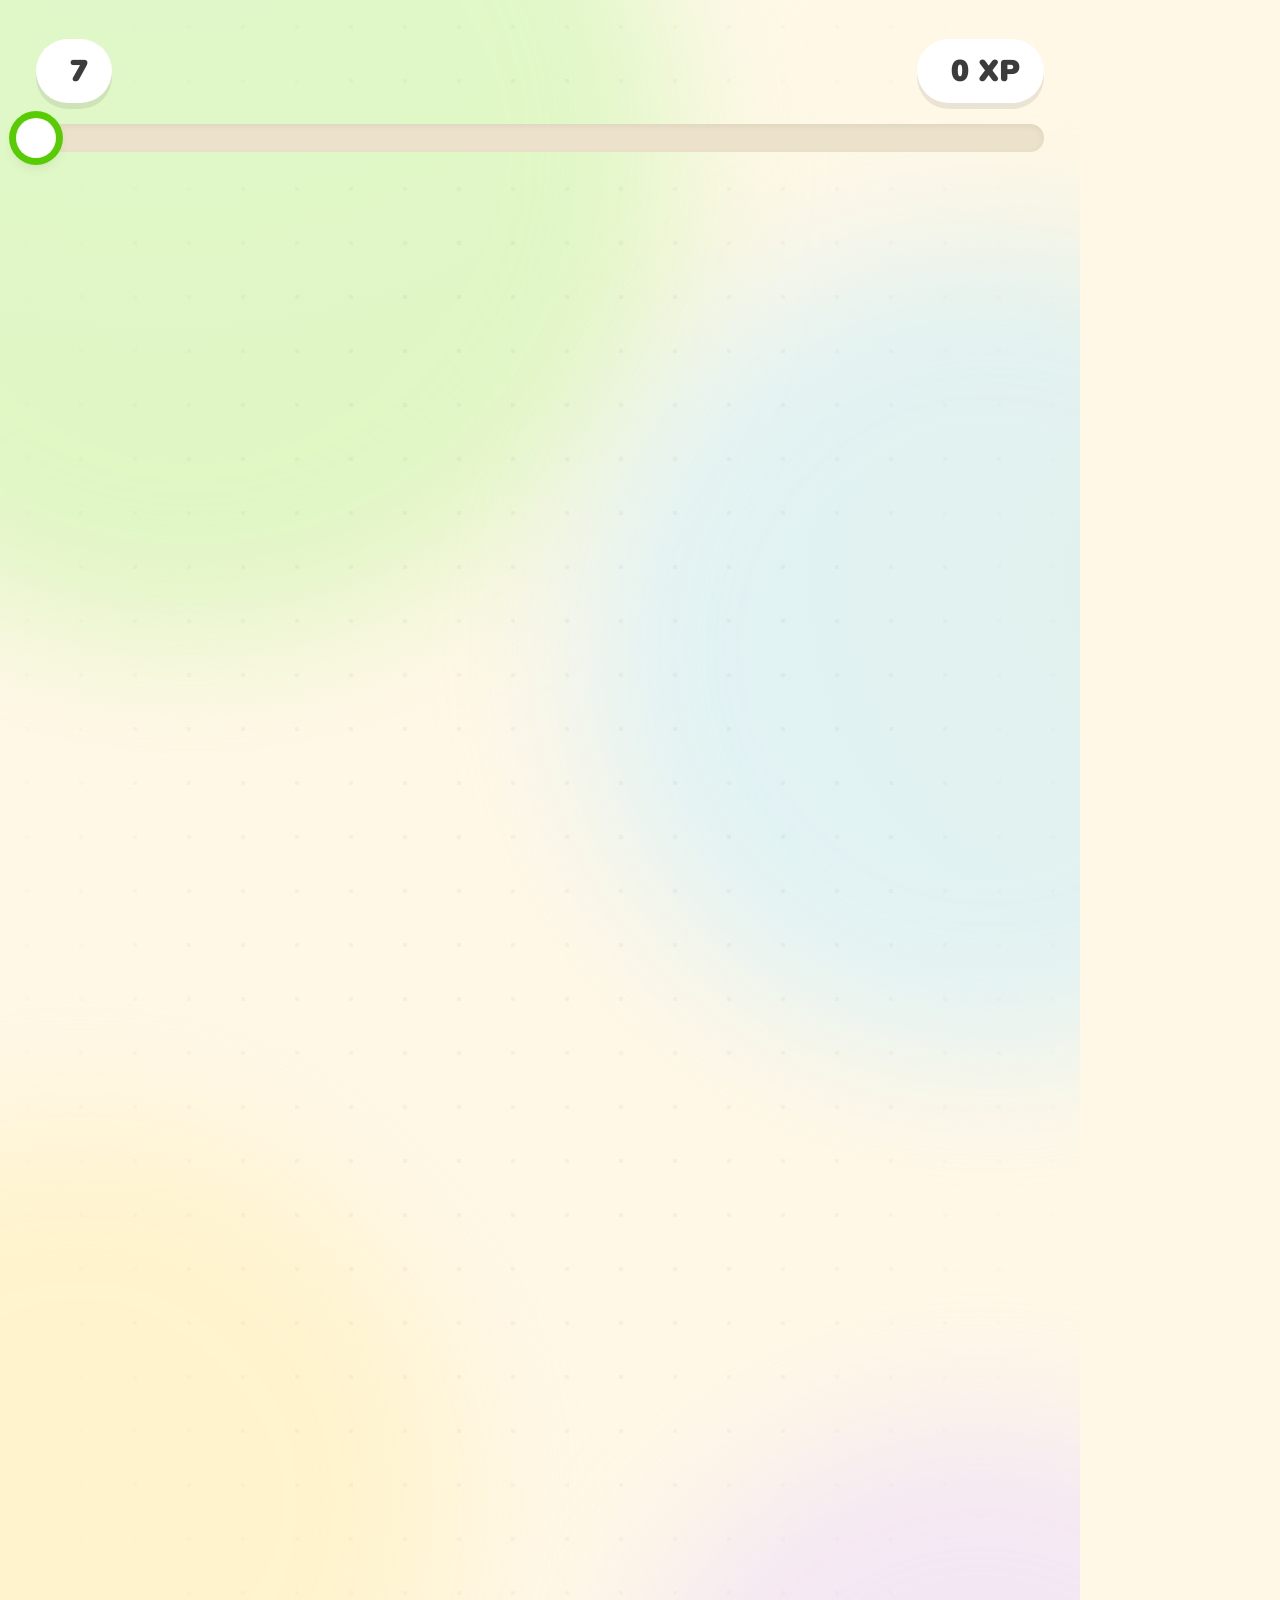
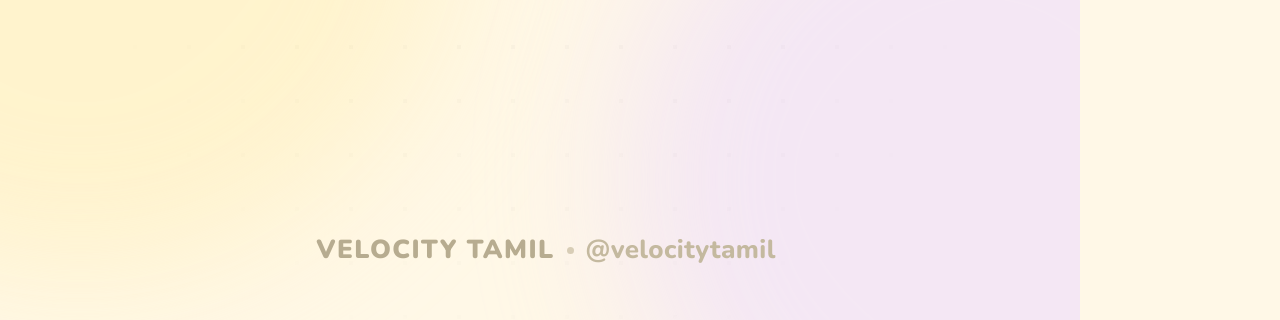
<file: scene/index.html>
<!doctype html>
<html lang="en">
<head>
<meta charset="utf-8">
<meta name="viewport" content="width=1080, height=1920">
<title>Velocity Tamil · Lesson</title>
<link rel="stylesheet" href="scene.css">
</head>
<body>
<div id="stage">

  <div id="bg">
    <div class="blob blob-a"></div>
    <div class="blob blob-b"></div>
    <div class="blob blob-c"></div>
    <div class="blob blob-d"></div>
    <canvas id="fx" width="1080" height="1920"></canvas>
    <div id="grid"></div>
  </div>

  <header id="hud">
    <div class="hud-row">
      <div class="pill streak" id="streakPill">
        <span class="ico" data-icon="flame"></span>
        <span id="streakVal">7</span>
      </div>
      <div class="hud-spacer"></div>
      <div class="pill xp" id="xpPill">
        <span class="ico" data-icon="bolt"></span>
        <span id="xpVal">0 XP</span>
      </div>
    </div>
    <div class="progress" id="progress">
      <div class="progress-fill" id="progressFill"><div class="progress-shine"></div></div>
      <div class="progress-knob" id="progressKnob"></div>
    </div>
  </header>

  <section class="scene" id="sceneIntro">
    <div class="intro-wrap">
      <div class="logo-badge" id="logoBadge"><span class="ico" data-icon="bolt"></span></div>
      <div class="logo-word" id="logoWord">VELOCITY</div>
      <div class="logo-lang" id="logoLang">TAMIL</div>
      <div class="tagline" id="tagline">Learn Tamil <b>in 60 seconds</b> a day</div>
    </div>
    <div class="mascot big" id="introMascot"></div>
    <div class="lesson-card" id="lessonCard">
      <div class="lesson-icon" id="lessonIcon"><span class="ico" data-icon="plane"></span></div>
      <div class="lesson-copy">
        <div class="eyebrow">TODAY'S LESSON</div>
        <div class="lesson-title" id="lessonTitle">Travel</div>
        <div class="lesson-sub" id="lessonSub">Du Lịch · 5 phrases</div>
      </div>
      <div class="lesson-go"><span class="ico" data-icon="chevron"></span></div>
    </div>
  </section>

  <section class="scene" id="scenePhrase">
    <div class="phrase-top">
      <div class="cat-chip" id="catChip">
        <span class="cat-ico" id="catIco"><span class="ico" data-icon="plane"></span></span>
        <span id="catText">Travel · Du Lịch</span>
      </div>
      <div class="counter-row">
        <span class="counter" id="phraseCounter">PHRASE 1 OF 5</span>
        <div class="dots" id="dots"></div>
      </div>
    </div>

    <div class="phrase-stack" id="phraseStack">
      <div class="card en-card" id="enCard">
        <div class="card-label" id="enLabel">
          <span class="ico speaker" data-icon="speaker"></span>
          <span>ENGLISH</span>
          <span class="eq" id="enEq"><i></i><i></i><i></i><i></i></span>
        </div>
        <div class="en-text" id="enText"></div>
      </div>

      <div class="connector" id="connector"><span class="ico" data-icon="arrowDown"></span></div>

      <div class="card nat-card" id="natCard">
        <div class="card-label light" id="natLabel">
          <span class="ico speaker" data-icon="speaker"></span>
          <span id="natLabelText">தமிழ்</span>
          <span class="eq light" id="natEq"><i></i><i></i><i></i><i></i></span>
        </div>
        <div class="nat-text" id="natText"></div>
      </div>

      <div class="translit" id="translit">
        <span class="translit-label" id="translitLabel">SAY IT LIKE</span>
        <span class="translit-text" id="translitText"></span>
      </div>

      <div class="repeat-pill" id="repeatPill">
        <span class="ico" data-icon="mic"></span>
        <span>REPEAT AFTER ME</span>
      </div>
    </div>
    <div class="mascot peek" id="peekMascot"></div>
  </section>

  <section class="scene" id="sceneOutro">
    <div class="outro-card" id="outroCard">
      <div class="outro-badge" id="outroBadge"><span class="ico" data-icon="check"></span></div>
      <div class="outro-title" id="outroTitle">Lesson complete!</div>
      <div class="outro-sub" id="outroSub">5 new Tamil phrases</div>
      <div class="outro-phrases" id="outroPhrases"></div>
      <div class="outro-stats" id="outroStats">
        <div class="stat xp"><span class="ico" data-icon="bolt"></span><b id="outroXp">+50 XP</b></div>
        <div class="stat streak"><span class="ico" data-icon="flame"></span><b id="outroStreak">7 day streak</b></div>
      </div>
      <div class="cta" id="cta">Follow for a new lesson every day</div>
    </div>
    <div class="mascot big outro-mascot" id="outroMascot"></div>
  </section>

  <footer id="foot">
    <span class="foot-bolt"><span class="ico" data-icon="bolt"></span></span>
    <span id="footBrand">VELOCITY TAMIL</span>
    <span class="foot-dot"></span>
    <span id="footHandle">@velocitytamil</span>
  </footer>

  <canvas id="fxTop" width="1080" height="1920"></canvas>
</div>
<script src="icons.js"></script>
<script src="scene.js"></script>
</body>
</html>
</file>
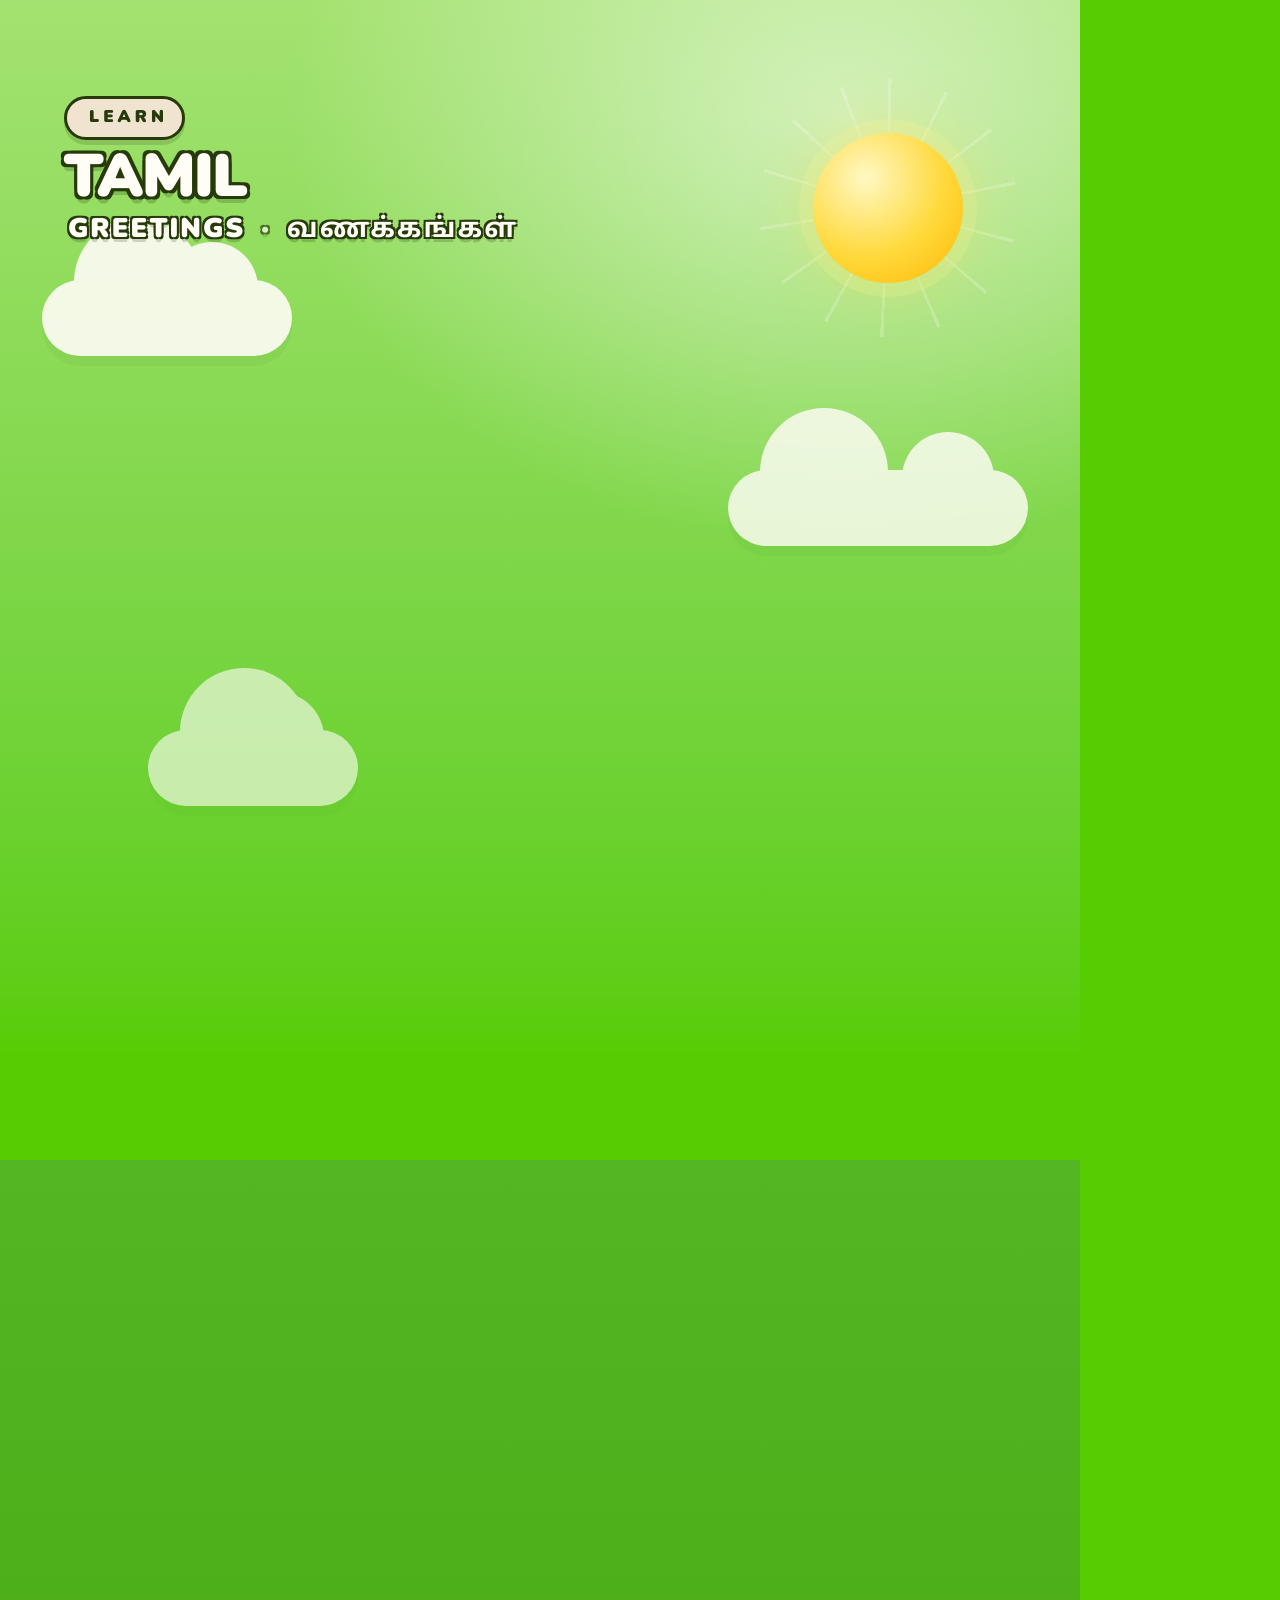
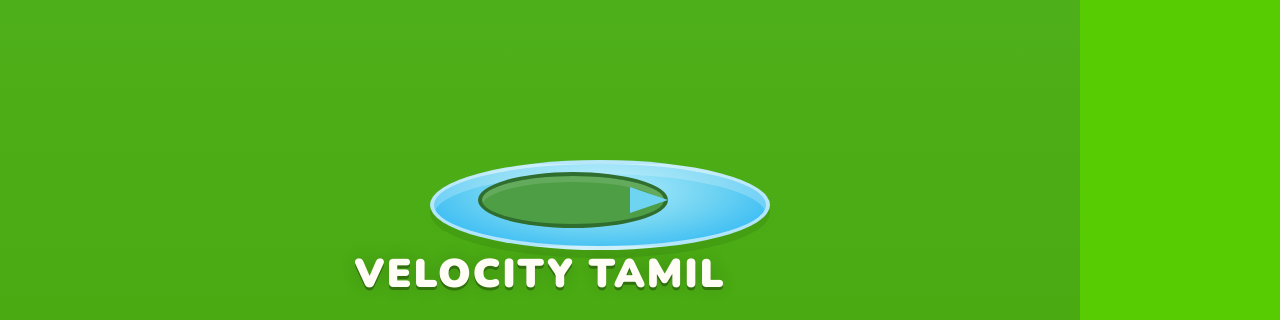
<file: scene_storybook/index.html>
<!doctype html>
<html lang="en">
<head>
<meta charset="utf-8">
<meta name="viewport" content="width=1080, height=1920">
<title>Velocity Japanese · Storybook</title>
<link rel="stylesheet" href="scene.css">
<link rel="stylesheet" href="worlds.css">
</head>
<body>
<div id="stage">

  <div id="world"></div>
  <div id="worldPrev"></div>
  <div id="sun"><div class="sun-rays"></div><div class="sun-core"></div></div>

  <div class="cloud cloud-a" id="cloud1"></div>
  <div class="cloud cloud-b" id="cloud2"></div>
  <div class="cloud cloud-c" id="cloud3"></div>

  <div class="balloon" data-animal="balloon" id="balloon"></div>

  <div id="birds">
    <div class="sky-bird b1" data-animal="bird" id="skyBird1"></div>
    <div class="sky-bird b2" data-animal="bird" id="skyBird2"></div>
    <div class="sky-bird b3" data-animal="bird" id="skyBird3"></div>
  </div>

  <div id="hills">
    <div class="hill hill-back"></div>
    <div class="hill hill-mid"></div>
    <div class="hill hill-front"></div>
  </div>
  <div id="ground"></div>

  <div id="worldDecor" aria-hidden="true"></div>

  <div id="market" aria-hidden="true">
    <div class="market-glow"></div>
    <svg class="market-lights" viewBox="0 0 1080 180" preserveAspectRatio="none">
      <path class="wire" d="M-40 18 C 220 150, 860 150, 1120 18" fill="none" stroke="#3A2A1A" stroke-width="5"/>
      <g class="bulbs">
        <circle class="bulb" cx="11" cy="40" r="11" fill="var(--accent)"/>
        <circle class="bulb" cx="89" cy="66" r="11" fill="var(--accent2)"/>
        <circle class="bulb" cx="179" cy="86" r="11" fill="var(--accent)"/>
        <circle class="bulb" cx="276" cy="101" r="11" fill="var(--accent2)"/>
        <circle class="bulb" cx="379" cy="111" r="11" fill="var(--accent)"/>
        <circle class="bulb" cx="486" cy="116" r="11" fill="var(--accent2)"/>
        <circle class="bulb" cx="594" cy="116" r="11" fill="var(--accent)"/>
        <circle class="bulb" cx="701" cy="111" r="11" fill="var(--accent2)"/>
        <circle class="bulb" cx="804" cy="101" r="11" fill="var(--accent)"/>
        <circle class="bulb" cx="901" cy="86" r="11" fill="var(--accent2)"/>
        <circle class="bulb" cx="991" cy="66" r="11" fill="var(--accent)"/>
        <circle class="bulb" cx="1069" cy="40" r="11" fill="var(--accent2)"/>
      </g>
    </svg>

    <div class="lantern lan-l"><span></span></div>
    <div class="lantern lan-r"><span></span></div>

    <div class="stall stall-l">
      <div class="awning"></div>
      <div class="stall-body"></div>
      <div class="stall-shelf"></div>
      <div class="produce">
        <i class="fruit p1"></i><i class="fruit p2"></i><i class="fruit p3"></i>
        <i class="fruit p4"></i><i class="fruit p5"></i>
      </div>
      <div class="stall-sign" data-icon="bag"></div>
    </div>

    <div class="stall stall-r">
      <div class="awning"></div>
      <div class="stall-body"></div>
      <div class="stall-shelf"></div>
      <div class="produce">
        <i class="fruit p2"></i><i class="fruit p3"></i><i class="fruit p1"></i>
        <i class="fruit p5"></i><i class="fruit p4"></i>
      </div>
      <div class="stall-sign" data-icon="star"></div>
    </div>
  </div>

  <canvas id="dust" width="1080" height="1920"></canvas>

  <div id="meadow">
    <div class="grass g1" data-animal="grass"></div>
    <div class="grass g2" data-animal="grass"></div>
    <div class="grass g3" data-animal="grass"></div>
    <div class="grass g4" data-animal="grass"></div>
    <div class="grass g5" data-animal="grass"></div>

    <div class="flower f1" data-animal="flower" id="flower1"></div>
    <div class="flower f2" data-animal="flower" id="flower2"></div>
    <div class="flower f3" data-animal="flower" id="flower3"></div>
    <div class="flower f4" data-animal="flower" id="flower4"></div>

    <div class="butterfly bf1" data-animal="butterfly" id="bfly1"></div>
    <div class="butterfly bf2" data-animal="butterfly" id="bfly2"></div>
    <div class="butterfly bf3" data-animal="butterfly" id="bfly3"></div>

    <div id="pond"></div>
    <div id="lilyPad"></div>
    <div class="animal critter slot-pond" data-slot="pond" id="critterPond"></div>
    <div class="animal critter slot-mid" data-slot="mid" id="critterMid"></div>
    <div class="animal critter slot-left" data-slot="left" id="critterLeft"></div>
    <div class="animal critter slot-right" data-slot="right" id="critterRight"></div>
  </div>

  <div id="scenes">
  <section class="scene" id="sceneIntro">
    <div class="intro-card" id="introCard">
      <div class="intro-kicker" id="introKicker">A TINY TAMIL STORY</div>
      <div class="intro-title" id="introTitle">3 PHRASES</div>
      <div class="intro-ribbon" id="introRibbon">UNDER 50 SECONDS</div>
      <div class="intro-category" id="introCategory">
        <span class="cat-icon" id="introCatIcon" data-icon="plane"></span>
        <span id="introCatText">Travel · Du Lịch</span>
      </div>
      <div class="intro-note" id="introNote">LISTEN · REPEAT · OWN IT</div>
    </div>
    <div class="animal intro-velo" id="introVelo"></div>
  </section>

  <section class="scene" id="scenePhrase">
    <div class="book" id="book">
      <div class="book-spine"></div>
      <div class="book-ribbon" id="bookRibbon"></div>
      <div class="page">
        <div class="page-inner" id="pageInner">
        <div id="pageWatermark"></div>
        <div class="book-meta">
          <span class="chapter" id="chapterLabel">PAGE 1 / 3</span>
        </div>

        <div class="en-block">
          <div class="card-label"><span class="flag">EN</span><span>ENGLISH</span><span class="eq" id="enEq"><i></i><i></i><i></i><i></i></span></div>
          <div class="en-text" id="enText"></div>
        </div>

        <div class="page-divider"><span data-icon="star"></span></div>

        <div class="nat-block" id="natBlock">
          <div class="card-label"><span class="flag ja">TA</span><span id="natLabelText">தமிழ்</span><span class="eq light" id="natEq"><i></i><i></i><i></i><i></i></span></div>
          <div class="nat-text" id="natText"></div>
        </div>

        <div class="listen-panel" id="listenPanel">
          <div class="listen-ring"><span class="ico" data-icon="speaker"></span></div>
          <div class="listen-bars" id="listenBars"><i></i><i></i><i></i><i></i><i></i><i></i><i></i><i></i><i></i></div>
          <div class="listen-text">LISTEN</div>
          <div class="listen-bird" data-animal="bird" id="listenBird"></div>
          <div class="listen-notes" id="listenNotes"><i>♪</i><i>♫</i><i>♪</i></div>
        </div>

        <div class="translit-box" id="translit">
          <div class="translit-label"><span class="ico" data-icon="speaker"></span><span id="translitLabel">SAY IT LIKE</span></div>
          <div class="translit-text" id="translitText"></div>
        </div>

        <div class="echo-row" id="echoRow">
          <div class="echo-bird" data-animal="bird" id="echoBird"></div>
          <div class="echo-sign" id="echoPill">
            <span class="ico" data-icon="mic"></span>
            <span>SAY IT WITH ME</span>
          </div>
          <div class="echo-ring-wrap">
            <svg id="echoRing" viewBox="0 0 64 64">
              <circle class="ring-bg" cx="32" cy="32" r="26"></circle>
              <circle class="ring-fill" id="ringFill" cx="32" cy="32" r="26"></circle>
            </svg>
          </div>
        </div>

        <div class="page-butterfly" data-animal="butterfly" id="pageButterfly"></div>
        </div>
      </div>
    </div>

    <div class="bubble" id="bubble">LISTEN...</div>
    <div class="velo-perch" id="phraseVelo"></div>
    <div class="nice-sticker" id="niceSticker"></div>
  </section>

  <section class="scene" id="sceneOutro">
    <div class="outro-card" id="outroCard">
      <div class="outro-kicker" id="outroKicker">THE END · FOR NOW</div>
      <div class="outro-title" id="outroTitle">GREAT JOB!</div>
      <div class="outro-sub" id="outroSub">3 new Tamil phrases</div>
      <div class="outro-list" id="outroList"></div>
      <div class="outro-stats" id="outroStats">
        <div class="stat"><span class="ico" data-icon="bolt"></span><b id="outroXp">+30 XP</b></div>
        <div class="stat"><span class="ico" data-icon="flame"></span><b id="outroStreak">7 day streak</b></div>
      </div>
      <div class="outro-cta" id="outroCta">FOLLOW FOR A NEW STORY</div>
    </div>
    <div class="animal outro-velo" id="outroVelo"></div>
    <div class="bubble outro-bubble" id="outroBubble">SEE YOU SOON!</div>
  </section>
  </div>

  <div id="topMeta">
    <div class="learn-kicker">
      <span class="ico" data-icon="sparkles"></span>
      <span>LEARN</span>
    </div>
    <div class="top-language" id="topLang">TAMIL</div>
    <div class="top-category">
      <span id="topCatEn">Greetings</span>
      <span class="top-sep">·</span>
      <span class="top-vi" id="topCatVi">வணக்கங்கள்</span>
    </div>
  </div>

  <footer id="foot">
    <span id="footBrand">VELOCITY TAMIL</span>
  </footer>

  <div id="galleryTag"></div>
  <canvas id="fxTop" width="1080" height="1920"></canvas>
</div>
<script src="icons.js"></script>
<script src="animals.js"></script>
<script src="worlds.js"></script>
<script src="scene.js"></script>
</body>
</html>
</file>
<file: scene/scene.css>
@font-face {
  font-family: 'Nunito';
  src: url('fonts/Nunito-Variable.ttf') format('truetype');
  font-weight: 200 1000;
  font-style: normal;
  font-display: block;
}
@font-face {
  font-family: 'Nunito';
  src: url('fonts/Nunito-Italic-Variable.ttf') format('truetype');
  font-weight: 200 1000;
  font-style: italic;
  font-display: block;
}
@font-face {
  font-family: 'Noto';
  src: url('fonts/NotoSans-Variable.ttf') format('truetype');
  font-weight: 100 900;
  font-style: normal;
  font-display: block;
}
@font-face {
  font-family: 'Script';
  src: url('fonts/NotoSansTamil-Bold.ttf') format('truetype');
  font-weight: 400 900;
  font-display: block;
}

:root {
  --ink: #3C3C3C;
  --muted: #8A8A8A;
  --cream: #FFF8E7;
  --green: #58CC02;
  --green-dark: #46A302;
  --green-deep: #3D8F00;
  --accent: #58CC02;
}

* { box-sizing: border-box; margin: 0; padding: 0; }

html, body {
  width: 1080px;
  height: 1920px;
  overflow: hidden;
  background: var(--cream);
}

body {
  font-family: 'Nunito', 'Script', 'Noto', sans-serif;
  color: var(--ink);
  -webkit-font-smoothing: antialiased;
  text-rendering: geometricPrecision;
}

#stage {
  position: relative;
  width: 1080px;
  height: 1920px;
  overflow: hidden;
  background:
    radial-gradient(1200px 900px at 15% -5%, #FFFDF3 0%, rgba(255, 253, 243, 0) 60%),
    radial-gradient(900px 900px at 110% 30%, #FFF4D6 0%, rgba(255, 244, 214, 0) 55%),
    var(--cream);
}

#bg { position: absolute; inset: 0; }

.blob {
  position: absolute;
  border-radius: 50%;
  filter: blur(70px);
  opacity: .55;
  will-change: transform;
}
.blob-a { width: 980px; height: 980px; left: -300px; top: -340px; background: #C7F5A8; }
.blob-b { width: 820px; height: 820px; right: -320px; top: 240px; background: #C9EEFF; }
.blob-c { width: 760px; height: 760px; left: -300px; bottom: 40px; background: #FFEFB8; }
.blob-d { width: 720px; height: 720px; right: -260px; bottom: -220px; background: #EBD9FF; }

#grid {
  position: absolute;
  inset: 0;
  background-image: radial-gradient(rgba(60, 60, 60, .13) 2.2px, transparent 2.6px);
  background-size: 54px 54px;
  opacity: .32;
  -webkit-mask-image: radial-gradient(ellipse at 50% 42%, #000 35%, transparent 82%);
  mask-image: radial-gradient(ellipse at 50% 42%, #000 35%, transparent 82%);
}

#fx, #fxTop { position: absolute; inset: 0; width: 1080px; height: 1920px; pointer-events: none; }
#fx { z-index: 1; }
#fxTop { z-index: 60; }

/* ------------------------------------------------------------------ HUD */

#hud {
  position: absolute;
  left: 36px;
  right: 36px;
  top: 38px;
  z-index: 20;
}

.hud-row { display: flex; align-items: center; height: 66px; margin-bottom: 20px; }
.hud-spacer { flex: 1; }

.pill {
  display: inline-flex;
  align-items: center;
  gap: 10px;
  height: 64px;
  padding: 0 24px;
  border-radius: 999px;
  background: #FFFFFF;
  box-shadow: 0 6px 0 rgba(60, 60, 60, .10);
  font-size: 30px;
  font-weight: 1000;
}
.pill .ico { color: var(--green); }
.pill.streak .ico { color: #FF7A00; }
.pill.xp .ico { color: #F5A700; }
.pill .svg-ico { width: 32px; height: 32px; }

.progress {
  position: relative;
  height: 28px;
  border-radius: 999px;
  background: #ECE2CB;
  box-shadow: inset 0 2px 6px rgba(60, 60, 60, .08);
}
.progress-fill {
  position: absolute;
  left: 0; top: 0; bottom: 0;
  width: 0%;
  border-radius: 999px;
  background: linear-gradient(180deg, #6BE61A, #4EBE00);
  overflow: hidden;
}
.progress-shine {
  position: absolute;
  left: 0; right: 0; top: 0;
  height: 40%;
  background: linear-gradient(180deg, rgba(255, 255, 255, .45), rgba(255, 255, 255, 0));
}
.progress-knob {
  position: absolute;
  top: 50%;
  width: 40px;
  height: 40px;
  margin: -20px 0 0 -20px;
  border-radius: 50%;
  background: #fff;
  box-shadow: 0 0 0 7px var(--green), 0 6px 14px rgba(60, 60, 60, .18);
}

/* ---------------------------------------------------------------- scenes */

.scene { position: absolute; inset: 0; display: none; z-index: 10; }
.scene.active { display: block; }

.ico { display: inline-flex; align-items: center; justify-content: center; }
.svg-ico { width: 1em; height: 1em; display: block; }

/* ----------------------------------------------------------------- intro */

#sceneIntro { z-index: 12; }

.intro-wrap {
  position: absolute;
  left: 0; right: 0; top: 286px;
  text-align: center;
}

.logo-badge {
  width: 152px;
  height: 152px;
  margin: 0 auto 36px;
  border-radius: 44px;
  background: linear-gradient(180deg, #6BE61A 0%, #4EBE00 100%);
  box-shadow: 0 13px 0 #3D8F00, 0 34px 60px rgba(88, 204, 2, .32);
  color: #fff;
  display: flex;
  align-items: center;
  justify-content: center;
}
.logo-badge .svg-ico { width: 92px; height: 92px; }

.logo-word {
  font-size: 126px;
  font-weight: 1000;
  letter-spacing: -.5px;
  line-height: 1;
  color: var(--ink);
  white-space: nowrap;
}
.logo-word span { display: inline-block; will-change: transform; }

.logo-lang {
  display: inline-block;
  margin-top: 22px;
  padding: 12px 30px 13px;
  border-radius: 999px;
  background: #FFFFFF;
  color: #4FBF00;
  font-size: 42px;
  font-weight: 1000;
  letter-spacing: 7px;
  text-indent: 7px;
  box-shadow: 0 7px 0 rgba(60, 60, 60, .08);
}

.tagline {
  margin-top: 36px;
  font-size: 33px;
  font-weight: 800;
  color: #7C7159;
}
.tagline b { color: #58CC02; font-weight: 1000; }

#introMascot {
  position: absolute;
  left: 50%;
  top: 806px;
  width: 350px;
  margin-left: -175px;
  z-index: 3;
}

.mascot { pointer-events: none; }
.mascot .velo {
  width: 100%;
  height: auto;
  display: block;
  filter: drop-shadow(0 18px 22px rgba(60, 60, 60, .14));
}

.lesson-card {
  position: absolute;
  left: 130px;
  right: 130px;
  top: 1282px;
  height: 188px;
  padding: 0 32px;
  border-radius: 36px;
  background: #fff;
  box-shadow: 0 11px 0 #EADFC6, 0 28px 60px rgba(60, 60, 60, .10);
  display: flex;
  align-items: center;
  gap: 26px;
  z-index: 4;
}
.lesson-icon {
  width: 112px;
  height: 112px;
  flex: none;
  border-radius: 32px;
  background: var(--accent);
  color: #fff;
  display: flex;
  align-items: center;
  justify-content: center;
  box-shadow: 0 7px 0 rgba(0, 0, 0, .18);
}
.lesson-icon .svg-ico { width: 62px; height: 62px; }
.lesson-copy { flex: 1; min-width: 0; }
.eyebrow {
  font-size: 23px;
  font-weight: 900;
  letter-spacing: 3px;
  color: #AFA48A;
  margin-bottom: 7px;
}
.lesson-title {
  font-size: 54px;
  font-weight: 1000;
  line-height: 1.02;
  white-space: nowrap;
  overflow: hidden;
  text-overflow: ellipsis;
}
.lesson-sub { margin-top: 5px; font-size: 28px; font-weight: 800; color: var(--muted); }
.lesson-go {
  width: 80px;
  height: 80px;
  flex: none;
  border-radius: 26px;
  background: #F2EDE1;
  color: #9A9078;
  display: flex;
  align-items: center;
  justify-content: center;
}
.lesson-go .svg-ico { width: 38px; height: 38px; }

/* ---------------------------------------------------------------- phrase */

.phrase-top {
  position: absolute;
  left: 60px;
  right: 60px;
  top: 190px;
  display: flex;
  flex-direction: column;
  align-items: center;
  gap: 18px;
  z-index: 4;
}

.cat-chip {
  display: flex;
  align-items: center;
  gap: 15px;
  padding: 10px 28px 10px 10px;
  border-radius: 999px;
  background: #fff;
  box-shadow: 0 6px 0 rgba(60, 60, 60, .08);
  font-size: 30px;
  font-weight: 900;
  max-width: 900px;
  white-space: nowrap;
  overflow: hidden;
}
.cat-ico {
  width: 54px;
  height: 54px;
  flex: none;
  border-radius: 50%;
  background: var(--accent);
  color: #fff;
  display: flex;
  align-items: center;
  justify-content: center;
}
.cat-ico .svg-ico { width: 30px; height: 30px; }

.counter-row { display: flex; align-items: center; gap: 26px; }
.counter {
  font-size: 24px;
  font-weight: 900;
  letter-spacing: 2.6px;
  color: #AFA48A;
}
.dots { display: flex; align-items: center; gap: 11px; }
.dot {
  width: 18px;
  height: 18px;
  border-radius: 50%;
  background: #E4DAC4;
}
.dot.done { background: var(--accent); }
.dot.current { background: #fff; box-shadow: inset 0 0 0 5px var(--accent); }

.phrase-stack {
  position: absolute;
  left: 80px;
  right: 80px;
  top: 304px;
  bottom: 260px;
  display: flex;
  flex-direction: column;
  align-items: center;
  justify-content: center;
  z-index: 3;
}

.card {
  width: 100%;
  position: relative;
  border-radius: 38px;
}

.en-card {
  padding: 32px 44px 38px;
  background: #fff;
  box-shadow: 0 11px 0 #EADFC6, 0 26px 60px rgba(60, 60, 60, .10);
}

.card-label {
  display: flex;
  align-items: center;
  justify-content: center;
  gap: 13px;
  font-size: 24px;
  font-weight: 900;
  letter-spacing: 2.6px;
  color: #B7AC90;
}
.card-label .svg-ico { width: 30px; height: 30px; }
.card-label.light { color: rgba(255, 255, 255, .78); }

.eq { display: inline-flex; align-items: flex-end; gap: 4px; height: 26px; opacity: 0; }
.eq i {
  display: block;
  width: 5px;
  height: 20px;
  border-radius: 3px;
  background: currentColor;
  transform-origin: bottom;
}
.eq.light { color: rgba(255, 255, 255, .9); }
.card-label.playing .eq { opacity: 1; }
.card-label.playing .speaker { color: var(--green); }
.card-label.light.playing .speaker { color: #fff; }

.en-text {
  margin-top: 22px;
  font-size: 70px;
  font-weight: 900;
  line-height: 1.14;
  text-align: center;
  color: var(--ink);
}

.w { display: inline-block; }
.w-bg {
  display: inline-block;
  padding: 2px 9px 4px;
  border-radius: 15px;
  background: transparent;
}
.w.on .w-bg { background: #DDF4C5; color: #3D6B00; }

.connector {
  width: 80px;
  height: 80px;
  margin: -18px 0 -18px;
  border: 7px solid var(--cream);
  border-radius: 50%;
  background: #fff;
  color: var(--green);
  box-shadow: 0 7px 0 rgba(60, 60, 60, .07);
  display: flex;
  align-items: center;
  justify-content: center;
  z-index: 5;
}
.connector .svg-ico { width: 38px; height: 38px; }

.nat-card {
  padding: 30px 40px 40px;
  background: linear-gradient(180deg, #61D90B 0%, #4FBF00 100%);
  box-shadow: 0 13px 0 #3D8F00, 0 32px 70px rgba(88, 204, 2, .30);
}

.nat-text {
  margin-top: 20px;
  display: flex;
  flex-wrap: wrap;
  justify-content: center;
  align-items: flex-end;
  column-gap: 6px;
  row-gap: 14px;
  text-align: center;
  font-size: 88px;
}
.nat-text.lines {
  flex-direction: column;
  align-items: center;
  row-gap: 16px;
}
.tile-line {
  display: flex;
  align-items: flex-end;
  justify-content: center;
  gap: 6px;
}
.tile { display: inline-block; transform-origin: center bottom; }
.tile-bg {
  display: inline-block;
  padding: .09em .22em .13em;
  border-radius: .2em;
  background: #fff;
  color: #3D8F00;
  font-weight: 900;
  line-height: 1.06;
  box-shadow: 0 .068em 0 rgba(0, 0, 0, .16);
}
.tile.on .tile-bg {
  background: #FFC800;
  color: #5C3D00;
  transform: translateY(-.07em) scale(1.05);
  box-shadow: 0 .1em 0 #C98F00;
}

.mascot.peek {
  position: absolute;
  right: 26px;
  bottom: 138px;
  width: 196px;
  z-index: 6;
  transform-origin: 50% 100%;
}

.translit {
  margin-top: 48px;
  display: flex;
  align-items: baseline;
  justify-content: center;
  gap: 16px;
  max-width: 920px;
}
.translit-label {
  flex: none;
  padding: 8px 16px 9px;
  border-radius: 12px;
  background: #fff;
  color: var(--accent);
  font-size: 21px;
  font-weight: 900;
  letter-spacing: 2.4px;
  box-shadow: 0 5px 0 rgba(60, 60, 60, .08);
}
.translit-text {
  font-size: 34px;
  font-weight: 800;
  font-style: italic;
  color: #7B7362;
}

.repeat-pill {
  margin-top: 38px;
  display: flex;
  align-items: center;
  gap: 15px;
  padding: 21px 36px;
  border-radius: 999px;
  background: #E4F6FF;
  color: #1183B8;
  box-shadow: 0 7px 0 #C6EAFB;
  font-size: 30px;
  font-weight: 1000;
  letter-spacing: 1.8px;
  transform-origin: center center;
}
.repeat-pill .svg-ico { width: 38px; height: 38px; }

/* ----------------------------------------------------------------- outro */

.outro-card {
  position: absolute;
  left: 100px;
  right: 100px;
  top: 400px;
  padding: 56px 54px 48px;
  border-radius: 46px;
  background: #fff;
  box-shadow: 0 13px 0 #EADFC6, 0 32px 80px rgba(60, 60, 60, .12);
  text-align: center;
  z-index: 4;
}

.outro-badge {
  width: 134px;
  height: 134px;
  margin: 0 auto 24px;
  border-radius: 50%;
  background: linear-gradient(180deg, #6BE61A, #4EBE00);
  color: #fff;
  display: flex;
  align-items: center;
  justify-content: center;
  box-shadow: 0 10px 0 #3D8F00;
}
.outro-badge .svg-ico { width: 76px; height: 76px; }

.outro-title { font-size: 76px; font-weight: 1000; line-height: 1; letter-spacing: -1px; }
.outro-sub { margin-top: 16px; font-size: 32px; font-weight: 800; color: var(--muted); }

.outro-phrases {
  margin: 32px 0 28px;
  display: flex;
  flex-direction: column;
  gap: 13px;
  text-align: left;
}
.o-row {
  display: flex;
  align-items: center;
  gap: 16px;
  padding: 12px 20px;
  border-radius: 18px;
  background: #F7F3E8;
  font-size: 28px;
  font-weight: 800;
  color: #5E5748;
}
.o-check {
  width: 38px;
  height: 38px;
  flex: none;
  border-radius: 50%;
  background: var(--accent);
  color: #fff;
  display: flex;
  align-items: center;
  justify-content: center;
}
.o-check .svg-ico { width: 24px; height: 24px; }
.o-text { white-space: nowrap; overflow: hidden; text-overflow: ellipsis; }

.outro-stats { display: flex; justify-content: center; gap: 18px; margin-bottom: 30px; }
.stat {
  display: flex;
  align-items: center;
  gap: 10px;
  padding: 14px 26px;
  border-radius: 999px;
  font-size: 30px;
  font-weight: 1000;
}
.stat .svg-ico { width: 34px; height: 34px; }
.stat.xp { background: #FFF3CC; color: #B07E00; }
.stat.streak { background: #FFE9D6; color: #C25A00; }

.cta {
  padding: 27px 30px 28px;
  border-radius: 26px;
  background: linear-gradient(180deg, #6BE61A, #4EBE00);
  box-shadow: 0 10px 0 #3D8F00;
  color: #fff;
  font-size: 34px;
  font-weight: 1000;
  letter-spacing: .3px;
}

.outro-mascot {
  position: absolute;
  left: 50%;
  margin-left: 178px;
  top: 238px;
  width: 238px;
  z-index: 3;
}

/* ------------------------------------------------------------------ foot */

#foot {
  position: absolute;
  left: 0;
  right: 0;
  bottom: 52px;
  display: flex;
  align-items: center;
  justify-content: center;
  gap: 12px;
  z-index: 15;
  font-size: 26px;
  font-weight: 900;
  letter-spacing: 1.4px;
  color: #B7AC90;
}
.foot-bolt { display: flex; color: var(--green); }
.foot-bolt .svg-ico { width: 31px; height: 31px; }
.foot-dot { width: 7px; height: 7px; border-radius: 50%; background: #D8CDB6; }
#footHandle { font-weight: 800; letter-spacing: .4px; color: #C4B99F; }

/* ----------------------------------------------------------- preview bar */

#previewBar {
  position: fixed;
  left: 50%;
  bottom: 26px;
  transform: translateX(-50%);
  z-index: 99;
  display: flex;
  align-items: center;
  gap: 18px;
  padding: 14px 22px;
  border-radius: 999px;
  background: rgba(30, 30, 30, .86);
  backdrop-filter: blur(10px);
  color: #fff;
  font-family: system-ui, sans-serif;
  font-size: 16px;
  width: 900px;
}
#previewBar button {
  border: 0;
  background: #58CC02;
  color: #fff;
  font-weight: 700;
  font-size: 16px;
  padding: 10px 22px;
  border-radius: 999px;
  cursor: pointer;
  min-width: 92px;
}
#previewBar input[type=range] { flex: 1; accent-color: #58CC02; }
#previewBar .ptime { font-variant-numeric: tabular-nums; opacity: .8; white-space: nowrap; }
</file>
<file: scene_storybook/scene.css>
@font-face {
  font-family: 'Nunito';
  src: url('../scene/fonts/Nunito-Variable.ttf') format('truetype');
  font-weight: 200 1000;
  font-style: normal;
  font-display: block;
}
@font-face {
  font-family: 'Nunito';
  src: url('../scene/fonts/Nunito-Italic-Variable.ttf') format('truetype');
  font-weight: 200 1000;
  font-style: italic;
  font-display: block;
}
@font-face {
  font-family: 'Noto';
  src: url('../scene/fonts/NotoSans-Variable.ttf') format('truetype');
  font-weight: 100 900;
  font-style: normal;
  font-display: block;
}
@font-face {
  font-family: 'NotoScript';
  src: url('../scene/fonts/NotoSansTamil-Bold.ttf') format('truetype');
  font-weight: 400;
  font-style: normal;
  font-display: block;
}
@font-face {
  font-family: 'NotoScript';
  src: url('../scene/fonts/NotoSansTamil-Bold.ttf') format('truetype');
  font-weight: 700 1000;
  font-style: normal;
  font-display: block;
}

:root {
  --world: #58CC02;
  --card: #FFFDF6;
  --paper: #F0E4D0;
  --ink: #263A0A;
  --accent: #FFC800;
  --accent2: #1CB0F6;
  --hl-ink: #263A0A;
  --hill1: #8FD17A;
  --hill2: #6FBE63;
  --hill3: #4E9E45;
}

* { box-sizing: border-box; margin: 0; padding: 0; }

html, body {
  width: 1080px;
  height: 1920px;
  overflow: hidden;
  background: var(--world);
}

body {
  font-family: 'Nunito', 'NotoScript', 'Noto', sans-serif;
  color: var(--ink);
  -webkit-font-smoothing: antialiased;
  text-rendering: geometricPrecision;
}

#stage {
  position: relative;
  width: 1080px;
  height: 1920px;
  overflow: hidden;
  background: var(--world);
}

#world {
  position: absolute;
  inset: 0;
  background:
    radial-gradient(900px 700px at 78% 6%, rgba(255, 255, 255, .55), transparent 62%),
    linear-gradient(180deg, color-mix(in srgb, var(--world) 55%, #FFFDF6) 0%, var(--world) 55%, var(--world) 100%);
}

#worldPrev {
  position: absolute;
  inset: 0;
  z-index: 1;
  background: var(--prevWorld, transparent);
  opacity: 0;
  pointer-events: none;
}

/* ------------------------------------------------------------------ sky */

#sun { position: absolute; right: 62px; top: 78px; width: 260px; height: 260px; z-index: 2; }
.sun-rays {
  position: absolute;
  inset: 0;
  border-radius: 50%;
  background: repeating-conic-gradient(from 0deg, rgba(255, 255, 255, .38) 0deg 1.6deg, transparent 1.6deg 26deg);
  -webkit-mask-image: radial-gradient(circle, transparent 38%, #000 40%, #000 70%, transparent 72%);
  mask-image: radial-gradient(circle, transparent 38%, #000 40%, #000 70%, transparent 72%);
  opacity: .55;
}
.sun-core {
  position: absolute;
  left: 50%; top: 50%;
  width: 150px; height: 150px;
  margin: -75px 0 0 -75px;
  border-radius: 50%;
  background: radial-gradient(circle at 35% 30%, #FFF8C4 0%, #FFD93B 55%, #FFB703 100%);
  box-shadow: 0 0 0 14px rgba(255, 240, 150, .18), 0 0 70px rgba(255, 217, 59, .45);
}

.cloud {
  position: absolute;
  height: 76px;
  background: #FFFDF6;
  border-radius: 999px;
  opacity: .9;
  box-shadow: 0 10px 0 rgba(0, 0, 0, .035);
  z-index: 2;
}
.cloud::before,
.cloud::after {
  content: '';
  position: absolute;
  background: #FFFDF6;
  border-radius: 50%;
}
.cloud::before { width: 128px; height: 128px; left: 32px; top: -62px; }
.cloud::after { width: 92px; height: 92px; right: 34px; top: -38px; }
.cloud-a { width: 250px; left: 42px; top: 280px; }
.cloud-b { width: 300px; right: 52px; top: 470px; opacity: .82; }
.cloud-c { width: 210px; left: 148px; top: 730px; opacity: .62; }

#birds { position: absolute; inset: 0; z-index: 3; pointer-events: none; }
.sky-bird { position: absolute; left: 0; top: 0; width: 78px; opacity: .92; }
.sky-bird .animal-svg { width: 100%; display: block; }
.sky-bird.b1 { --bird-body: #FF8C42; --bird-wing: #E86A1F; }
.sky-bird.b2 { --bird-body: #1CB0F6; --bird-wing: #0E8CC7; }
.sky-bird.b3 { --bird-body: #A560E8; --bird-wing: #7E3EC2; }

.balloon {
  position: absolute;
  left: 36px;
  top: 1218px;
  width: 112px;
  z-index: 7;
  --balloon-a: var(--accent);
  --balloon-b: var(--accent2);
}
.balloon .animal-svg { width: 100%; display: block; }

#hills { position: absolute; left: 0; right: 0; bottom: 0; height: 760px; z-index: 5; overflow: hidden; }
.hill { position: absolute; left: 50%; border-radius: 50% 50% 0 0; transform: translateX(-50%); }
.hill-back { width: 1500px; height: 690px; bottom: 70px; background: color-mix(in srgb, var(--world) 30%, #8FD17A); }
.hill-mid { width: 1280px; height: 570px; bottom: 10px; background: color-mix(in srgb, var(--world) 42%, #6FBE63); }
.hill-front { width: 1180px; height: 430px; bottom: -70px; background: color-mix(in srgb, var(--world) 52%, #4E9E45); }

#ground {
  position: absolute;
  left: 0; right: 0; bottom: 0;
  height: 300px;
  z-index: 6;
  background: linear-gradient(
    180deg,
    color-mix(in srgb, var(--world) 52%, #4E9E45) 0%,
    color-mix(in srgb, var(--world) 64%, #2F6E2F) 100%
  );
}

/* ------------------------------------------------------------------ market set */

#market { display: none; position: absolute; inset: 0; z-index: 8; pointer-events: none; }
#stage.set-market #market { display: block; }
#stage.set-market #market::before {
  content: '';
  position: absolute;
  left: 0;
  right: 0;
  top: 1160px;
  height: 180px;
  background:
    radial-gradient(320px 90px at 50% 20%, rgba(255, 190, 110, .18), transparent 72%),
    repeating-linear-gradient(0deg, rgba(255, 255, 255, .035) 0 2px, transparent 2px 30px),
    linear-gradient(180deg, #3E2E32 0%, #5A3E42 100%);
  border-bottom: 8px solid #2A2024;
  box-shadow: 0 12px 34px rgba(0, 0, 0, .22);
}

#stage.set-market #hills { display: none; }
#stage.set-market .grass,
#stage.set-market .flower,
#stage.set-market .butterfly,
#stage.set-market .balloon { display: none; }

#stage.set-market #world {
  background:
    radial-gradient(900px 700px at 78% 8%, rgba(255, 216, 150, .55), transparent 62%),
    linear-gradient(180deg, #241A3E 0%, #5B3366 34%, #C85E63 64%, #F3B56A 100%);
}
#stage.set-market #world::after {
  content: '';
  position: absolute;
  inset: 0;
  background: var(--world);
  opacity: .17;
  mix-blend-mode: soft-light;
}
#stage.set-market .cloud { opacity: .34; filter: saturate(.55) brightness(.82); }
#stage.set-market .sun-rays { opacity: .22; }
#stage.set-market .sun-core {
  background: radial-gradient(circle at 35% 30%, #FFF1BF 0%, #FFC45C 55%, #FF8C42 100%);
  box-shadow: 0 0 0 14px rgba(255, 196, 92, .12), 0 0 80px rgba(255, 140, 66, .5);
}

#stage.set-market #ground {
  height: 760px;
  background-color: #4A3834;
  background-image:
    radial-gradient(1000px 340px at 50% 0%, rgba(255, 184, 112, .22), transparent 72%),
    linear-gradient(180deg, rgba(0, 0, 0, .02), rgba(0, 0, 0, .40)),
    url("data:image/svg+xml,%3Csvg xmlns='http://www.w3.org/2000/svg' width='120' height='90' viewBox='0 0 120 90'%3E%3Cg fill='%23ffffff' fill-opacity='.07' stroke='%23000000' stroke-opacity='.18' stroke-width='3'%3E%3Cellipse cx='30' cy='22' rx='26' ry='16'/%3E%3Cellipse cx='90' cy='22' rx='26' ry='16'/%3E%3Cellipse cx='0' cy='60' rx='26' ry='16'/%3E%3Cellipse cx='60' cy='60' rx='26' ry='16'/%3E%3Cellipse cx='120' cy='60' rx='26' ry='16'/%3E%3Cellipse cx='30' cy='98' rx='26' ry='16'/%3E%3Cellipse cx='90' cy='98' rx='26' ry='16'/%3E%3C/g%3E%3C/svg%3E");
  background-size: auto, auto, 120px 90px;
  background-repeat: no-repeat, no-repeat, repeat;
}

#stage.set-market #pond {
  border: 10px solid #8A7A6A;
  background: radial-gradient(ellipse at 50% 30%, #B8E8D8 0%, #4E9282 48%, #245A52 100%);
  box-shadow:
    inset 0 10px 0 rgba(255, 255, 255, .24),
    0 10px 0 rgba(0, 0, 0, .22),
    0 0 0 12px #6E5A4E;
}

.market-glow {
  position: absolute;
  left: 50%;
  bottom: 0;
  width: 1100px;
  height: 780px;
  transform: translateX(-50%);
  background: radial-gradient(ellipse at 50% 100%, rgba(255, 170, 100, .22), transparent 68%);
}

.market-lights {
  position: absolute;
  left: 0;
  top: 1184px;
  width: 1080px;
  height: 180px;
  z-index: 1;
}
.market-lights .wire { opacity: .9; }
.market-lights .bulb { filter: drop-shadow(0 0 14px var(--accent)); }

.lantern {
  position: absolute;
  top: 1212px;
  width: 56px;
  height: 96px;
  z-index: 3;
  transform-origin: 50% 0;
}
.lantern::before {
  content: '';
  position: absolute;
  left: 50%;
  top: -38px;
  width: 4px;
  height: 40px;
  background: #3A2A1A;
  transform: translateX(-50%);
}
.lantern span {
  position: absolute;
  inset: 0;
  border-radius: 18px 18px 24px 24px;
  background: linear-gradient(180deg, var(--accent2) 0%, var(--accent) 62%, #FF8C42 100%);
  border: 5px solid var(--ink);
  box-shadow:
    0 0 36px color-mix(in srgb, var(--accent) 62%, transparent),
    inset 0 10px 0 rgba(255, 255, 255, .24);
}
.lantern span::before {
  content: '';
  position: absolute;
  left: -8px;
  right: -8px;
  top: -11px;
  height: 14px;
  border-radius: 7px;
  background: var(--ink);
}
.lantern span::after {
  content: '';
  position: absolute;
  left: 50%;
  bottom: -20px;
  width: 4px;
  height: 20px;
  background: var(--ink);
  transform: translateX(-50%);
  box-shadow: 0 8px 0 -1px var(--accent);
}
.lan-l { left: 314px; }
.lan-r { right: 314px; }

.stall {
  position: absolute;
  bottom: 40px;
  width: 400px;
  height: 600px;
  z-index: 2;
}
.stall-l { left: -120px; transform: rotate(-1.5deg); }
.stall-r { right: -120px; transform: rotate(1.2deg); }

.awning {
  position: absolute;
  left: -10px;
  right: -10px;
  top: 0;
  height: 124px;
  background: repeating-linear-gradient(90deg, var(--accent) 0 46px, var(--card) 46px 92px);
  border: 5px solid var(--ink);
  border-radius: 20px 20px 46px 46px / 20px 20px 30px 30px;
  box-shadow: 0 12px 0 rgba(0, 0, 0, .18);
}
.stall-r .awning {
  background: repeating-linear-gradient(90deg, var(--accent2) 0 46px, var(--card) 46px 92px);
}
.awning::after {
  content: '';
  position: absolute;
  left: 0;
  right: 0;
  bottom: -14px;
  height: 14px;
  border-radius: 8px;
  background: var(--ink);
  opacity: .86;
}

.stall-body {
  position: absolute;
  left: 20px;
  right: 20px;
  bottom: 0;
  height: 260px;
  background: repeating-linear-gradient(90deg, #9A6741 0 46px, #865636 46px 50px);
  border: 5px solid var(--ink);
  border-radius: 14px;
  box-shadow: inset 0 10px 0 rgba(255, 255, 255, .12), 0 12px 0 rgba(0, 0, 0, .20);
}

.stall-shelf {
  position: absolute;
  left: 0;
  right: 0;
  bottom: 250px;
  height: 20px;
  background: #B0784C;
  border: 5px solid var(--ink);
  border-radius: 10px;
  box-shadow: 0 8px 0 rgba(0, 0, 0, .18);
}

.produce {
  position: absolute;
  left: 34px;
  right: 34px;
  bottom: 268px;
  height: 72px;
}
.produce .fruit {
  position: absolute;
  bottom: 0;
  width: 44px;
  height: 44px;
  border-radius: 50%;
  border: 4px solid var(--ink);
  box-shadow: inset -6px -6px 0 rgba(0, 0, 0, .14);
}
.produce .fruit::after {
  content: '';
  position: absolute;
  left: 50%;
  top: -13px;
  width: 18px;
  height: 12px;
  border-radius: 50% 50% 0 0;
  background: #4E9E45;
  border: 3px solid var(--ink);
  transform: translateX(-50%) rotate(-18deg);
}
.produce .p1 { left: 0; background: #FF8C42; }
.produce .p2 { left: 60px; background: #E84343; }
.produce .p3 { left: 120px; background: #FFC800; }
.produce .p4 { left: 180px; background: #6FBE63; }
.produce .p5 { left: 240px; background: #A560E8; }

.stall-sign {
  position: absolute;
  left: 50%;
  top: 132px;
  width: 78px;
  height: 70px;
  display: grid;
  place-items: center;
  background: var(--card);
  border: 5px solid var(--ink);
  border-radius: 14px;
  box-shadow: 0 7px 0 rgba(0, 0, 0, .16);
  transform: translateX(-50%) rotate(-3deg);
}
.stall-sign .svg-ico { width: 38px; height: 38px; color: var(--accent2); }

#dust { position: absolute; inset: 0; width: 1080px; height: 1920px; z-index: 7; pointer-events: none; }

#meadow { position: absolute; inset: 0; z-index: 9; pointer-events: none; }
.animal { position: absolute; overflow: visible; }
.animal-svg { width: 100%; height: auto; display: block; overflow: visible; }
.slot-left .deer-svg { transform: scaleX(-1); }

.critter { pointer-events: none; transform-origin: 50% 92%; }
.slot-left { left: 58px; bottom: 132px; width: 252px; z-index: 12; }
.slot-pond { left: 480px; bottom: 108px; width: 158px; z-index: 8; }
.slot-mid { right: 320px; bottom: 150px; width: 162px; z-index: 6; }
.slot-right { right: 44px; bottom: 148px; width: 282px; z-index: 10; }

/* Keep the taller animals clear of the flowers without hiding their ears. */
.slot-left[data-animal="panda"] { bottom: 138px; }
.slot-left[data-animal="cat"] { bottom: 136px; }
.slot-mid[data-animal="panda"] { right: 326px; bottom: 156px; }
.slot-mid[data-animal="penguin"] { bottom: 142px; }
.slot-pond[data-animal="duck"] { width: 158px; bottom: 104px; }
.slot-right[data-animal="penguin"] { bottom: 142px; }
.slot-right[data-animal="cat"] { bottom: 144px; }

#pond {
  position: absolute;
  left: 430px;
  bottom: 70px;
  width: 340px;
  height: 90px;
  border-radius: 50%;
  z-index: 1;
  background: radial-gradient(ellipse at 50% 32%, #B8F0FF 0%, #6FD3F2 48%, #1CB0F6 100%);
  border: 4px solid rgba(255, 255, 255, .6);
  box-shadow: inset 0 10px 0 rgba(255, 255, 255, .22), 0 8px 0 rgba(0, 0, 0, .08);
}
#lilyPad {
  position: absolute;
  left: 478px;
  bottom: 92px;
  width: 190px;
  height: 56px;
  border-radius: 50%;
  z-index: 2;
  background: #4E9E45;
  border: 4px solid #2F6E2F;
  box-shadow: inset 0 6px 0 rgba(255, 255, 255, .12);
}
#lilyPad::after {
  content: '';
  position: absolute;
  right: -4px;
  top: 50%;
  width: 38px;
  height: 26px;
  margin-top: -13px;
  background: #6FD3F2;
  clip-path: polygon(0 0, 100% 50%, 0 100%);
}

.grass { position: absolute; width: 92px; opacity: .95; transform-origin: 50% 100%; z-index: 1; }
.g1 { left: 34px; bottom: 42px; }
.g2 { left: 340px; bottom: 28px; width: 76px; }
.g3 { right: 360px; bottom: 36px; width: 84px; }
.g4 { right: 26px; bottom: 52px; }
.g5 { left: 720px; bottom: 24px; width: 68px; }

.flower { position: absolute; transform-origin: 50% 100%; z-index: 3; }
.f1 { left: 44px; bottom: 260px; width: 100px; --flower: #FFC800; }
.f2 { right: 150px; bottom: 410px; width: 104px; --flower: #FF8FA3; }
.f3 { left: 322px; bottom: 112px; width: 82px; --flower: #1CB0F6; }
.f4 { right: 42px; bottom: 96px; width: 94px; --flower: #A560E8; }

.butterfly { position: absolute; width: 92px; z-index: 6; }
.bf1 { left: 198px; bottom: 540px; --bfly-a: #FFC800; --bfly-b: #FF8FA3; }
.bf2 { right: 196px; bottom: 610px; --bfly-a: #1CB0F6; --bfly-b: #A560E8; }
.bf3 { left: 760px; bottom: 410px; width: 76px; --bfly-a: #FF6B35; --bfly-b: #FFC800; }

/* ------------------------------------------------------------------ footer */

#topMeta {
  position: absolute;
  left: 64px;
  top: 96px;
  z-index: 30;
  display: flex;
  flex-direction: column;
  align-items: flex-start;
  gap: 6px;
  max-width: 500px;
}
.learn-kicker {
  display: inline-flex;
  align-items: center;
  gap: 8px;
  padding: 7px 14px 8px;
  background: var(--paper);
  color: var(--ink);
  border: 3px solid var(--ink);
  border-radius: 999px;
  box-shadow: 0 5px 0 rgba(0, 0, 0, .12);
  font-size: 17px;
  font-weight: 1000;
  letter-spacing: 4px;
}
.learn-kicker .svg-ico { width: 22px; height: 22px; color: var(--accent); }
.top-language {
  display: inline-block;
  max-width: 100%;
  margin-top: 4px;
  font-size: 60px;
  font-weight: 1000;
  line-height: .9;
  letter-spacing: -1.5px;
  text-transform: uppercase;
  white-space: nowrap;
  color: var(--card);
  text-shadow:
    -3px -3px 0 var(--ink), 3px -3px 0 var(--ink),
    -3px 3px 0 var(--ink), 3px 3px 0 var(--ink),
    0 7px 0 rgba(0, 0, 0, .16);
}
.top-category {
  padding-left: 4px;
  font-size: 27px;
  font-weight: 1000;
  letter-spacing: 2px;
  text-transform: uppercase;
  white-space: nowrap;
  color: var(--card);
  text-shadow:
    -2px -2px 0 var(--ink), 2px -2px 0 var(--ink),
    -2px 2px 0 var(--ink), 2px 2px 0 var(--ink),
    0 5px 0 rgba(0, 0, 0, .16);
}
.top-category > span { display: inline-block; }
.top-category.stacked {
  display: flex;
  flex-direction: column;
  align-items: flex-start;
  gap: 1px;
  margin-top: 4px;
  line-height: 1.02;
}
.top-category.stacked .top-sep { display: none; }
.top-sep { opacity: .65; padding: 0 6px; }
.top-vi { font-weight: 800; }

#foot {
  position: absolute;
  left: 0; right: 0; bottom: 18px;
  z-index: 30;
  display: flex;
  align-items: center;
  justify-content: center;
  background: none;
  color: var(--card);
  font-size: 40px;
  font-weight: 1000;
  letter-spacing: 2px;
  text-shadow: 0 3px 0 rgba(0, 0, 0, .30), 0 0 18px rgba(0, 0, 0, .16);
  pointer-events: none;
}
#foot #footBrand { font-size: 40px; }

#galleryTag {
  display: none;
  position: absolute;
  left: 50%;
  bottom: 112px;
  transform: translateX(-50%);
  z-index: 40;
  align-items: center;
  gap: 12px;
  padding: 9px 20px;
  background: rgba(10, 10, 14, .84);
  color: #FFFDF6;
  border-radius: 999px;
  font-size: 20px;
  font-weight: 900;
  letter-spacing: 2.5px;
  white-space: nowrap;
  box-shadow: 0 8px 24px rgba(0, 0, 0, .28);
}
#galleryTag .g-swatches { display: flex; gap: 6px; }
#galleryTag .g-swatches i { width: 14px; height: 14px; border-radius: 50%; border: 2px solid rgba(255, 255, 255, .78); }

#fxTop { position: absolute; inset: 0; width: 1080px; height: 1920px; z-index: 60; pointer-events: none; }

.scene { position: absolute; inset: 0; z-index: 20; opacity: 0; visibility: hidden; }
.scene.active { opacity: 1; visibility: visible; }

#scenes {
  position: absolute;
  inset: 0;
  z-index: 20;
  transform-origin: 50% 42%;
  will-change: transform;
}

.ico { display: inline-flex; align-items: center; justify-content: center; }
.svg-ico { width: 1em; height: 1em; }

/* ------------------------------------------------------------------ book */

.book {
  position: absolute;
  left: 84px;
  right: 84px;
  top: 310px;
  height: 850px;
  background: var(--paper);
  border: 4px solid color-mix(in srgb, var(--ink) 72%, transparent);
  border-right-width: 10px;
  border-bottom-width: 10px;
  border-radius: 36px;
  box-shadow: 0 26px 0 rgba(0, 0, 0, .11), 0 44px 70px rgba(0, 0, 0, .18);
  transform: rotate(-1deg);
  transform-origin: 50% 20%;
  overflow: hidden;
}
.book::after {
  content: '';
  position: absolute;
  right: 0;
  bottom: 0;
  width: 84px;
  height: 84px;
  background: linear-gradient(135deg, transparent 47%, rgba(0, 0, 0, .06) 48%, color-mix(in srgb, var(--accent) 20%, var(--card)) 49%);
  border-top-left-radius: 26px;
  z-index: 2;
  pointer-events: none;
}
.book::before {
  content: '';
  position: absolute;
  inset: 0;
  background-image: radial-gradient(rgba(0, 0, 0, .045) 1px, transparent 1.3px);
  background-size: 9px 9px;
  opacity: .35;
  pointer-events: none;
}
.book-spine {
  position: absolute;
  left: 0; top: 0; bottom: 0;
  width: 30px;
  background: linear-gradient(90deg, color-mix(in srgb, var(--accent) 34%, var(--card)), color-mix(in srgb, var(--accent) 12%, var(--card)));
  border-right: 3px dashed color-mix(in srgb, var(--ink) 24%, transparent);
  border-radius: 36px 0 0 36px;
}
.book-ribbon {
  position: absolute;
  left: 30px;
  top: 0;
  width: 34px;
  height: 88px;
  background: var(--accent);
  border: 3px solid color-mix(in srgb, var(--ink) 55%, transparent);
  border-top: 0;
  clip-path: polygon(0 0, 100% 0, 100% 100%, 50% 82%, 0 100%);
  transform: rotate(2deg);
  box-shadow: 0 6px 0 rgba(0, 0, 0, .12);
}

.page {
  position: absolute;
  inset: 0;
  padding: 24px 38px 22px 62px;
}
.page-inner {
  position: relative;
  width: 100%;
  height: 100%;
  display: flex;
  flex-direction: column;
  transform-origin: 50% 0;
}
#pageWatermark {
  position: absolute;
  right: 18px;
  bottom: 150px;
  width: 330px;
  height: 330px;
  color: var(--ink);
  opacity: .045;
  z-index: 0;
  pointer-events: none;
}
#pageWatermark .svg-ico { width: 100%; height: 100%; }

.book-meta {
  display: flex;
  align-items: center;
  justify-content: flex-start;
  font-size: 18px;
  font-weight: 900;
  letter-spacing: 3px;
  opacity: .6;
}
.page-dots { display: flex; gap: 7px; }
.page-dots i {
  width: 9px;
  height: 9px;
  border-radius: 50%;
  background: transparent;
  border: 2px solid color-mix(in srgb, var(--ink) 24%, transparent);
}
.page-dots i.done { background: var(--accent); border-color: var(--ink); }
.page-dots i.current { background: var(--card); border-color: var(--accent); }

.en-block { margin-top: 22px; }
.card-label {
  display: flex;
  align-items: center;
  gap: 10px;
  font-size: 19px;
  font-weight: 900;
  letter-spacing: 3px;
  opacity: .78;
}
.flag {
  display: inline-grid;
  place-items: center;
  width: 42px;
  height: 31px;
  background: var(--accent);
  color: var(--hl-ink);
  border: 3px solid var(--ink);
  border-radius: 9px;
  font-size: 16px;
  font-weight: 1000;
  letter-spacing: 1px;
}
.flag.ja { background: var(--ink); color: var(--card); }
.eq { display: flex; align-items: flex-end; gap: 4px; height: 24px; }
.eq i { width: 5px; height: 7px; border-radius: 3px; background: var(--accent2); }
.eq.light i { background: var(--accent); }

.en-text {
  margin-top: 12px;
  font-size: 84px;
  font-weight: 1000;
  line-height: 1.05;
  letter-spacing: -2.5px;
  color: var(--ink);
}
.en-text .w { display: inline-block; }
.en-text .w-bg { display: inline-block; padding: 0 3px 4px; border-radius: 9px; }
.en-text .w.on .w-bg {
  background: var(--accent);
  color: var(--hl-ink);
  box-shadow: 0 5px 0 rgba(0, 0, 0, .14);
}

.page-divider {
  display: flex;
  align-items: center;
  gap: 16px;
  margin: 14px 0;
  color: var(--accent);
}
.page-divider::before,
.page-divider::after {
  content: '';
  flex: 1;
  height: 3px;
  background: color-mix(in srgb, var(--ink) 14%, transparent);
  border-radius: 3px;
}
.page-divider .svg-ico { width: 26px; height: 26px; }

.nat-block { position: relative; }
.listen-panel {
  position: absolute;
  left: 60px;
  right: 42px;
  top: 376px;
  height: 380px;
  z-index: 4;
  display: flex;
  flex-direction: column;
  align-items: center;
  justify-content: center;
  gap: 12px;
  pointer-events: none;
}
.listen-ring {
  position: relative;
  width: 122px;
  height: 122px;
  display: grid;
  place-items: center;
  background: var(--accent);
  color: var(--hl-ink);
  border: 5px solid var(--ink);
  border-radius: 50%;
  box-shadow: 0 10px 0 rgba(0, 0, 0, .12);
}
.listen-ring::before {
  content: '';
  position: absolute;
  inset: -46px;
  border-radius: 50%;
  background: radial-gradient(circle, color-mix(in srgb, var(--accent) 22%, transparent) 0%, transparent 68%);
  z-index: -1;
}
.listen-ring .svg-ico { width: 54px; height: 54px; }
.listen-bars { display: flex; align-items: flex-end; gap: 7px; height: 54px; }
.listen-bars i { width: 9px; height: 10px; border-radius: 5px; background: var(--accent2); }
.listen-text { font-size: 29px; font-weight: 900; letter-spacing: 7px; opacity: .55; }

.listen-bird {
  position: absolute;
  right: 18px;
  top: 18px;
  width: 96px;
  --bird-body: var(--accent2);
  --bird-wing: var(--accent);
}
.listen-bird .animal-svg { width: 100%; display: block; }

.listen-notes { position: absolute; inset: 0; pointer-events: none; }
.listen-notes i {
  position: absolute;
  font-style: normal;
  font-size: 42px;
  font-weight: 900;
  color: var(--accent);
  opacity: .85;
  text-shadow: 0 3px 0 rgba(0, 0, 0, .08);
}
.listen-notes i:nth-child(1) { left: 150px; top: 54px; }
.listen-notes i:nth-child(2) { right: 158px; top: 96px; }
.listen-notes i:nth-child(3) { left: 250px; bottom: 34px; }
.nat-text {
  margin-top: 14px;
  display: flex;
  flex-wrap: wrap;
  align-items: center;
  justify-content: center;
  gap: 9px;
  font-family: 'NotoScript', 'Noto', sans-serif;
  font-size: 92px;
  line-height: 1;
  font-weight: 1000;
}
.nat-text.lines { flex-direction: column; flex-wrap: nowrap; gap: 10px; }
.tile-line { display: flex; flex-wrap: nowrap; align-items: center; justify-content: center; gap: 9px; }
.tile { display: inline-block; white-space: nowrap; flex: 0 0 auto; }
.tile-bg {
  display: inline-block;
  padding: 8px 16px 11px;
  border-radius: 14px;
  font-weight: 1000;
  line-height: 1.02;
  white-space: nowrap;
  box-shadow: 0 6px 0 rgba(0, 0, 0, .22);
  transform-origin: 50% 60%;
}
.tile.on .tile-bg {
  transform: translateY(-7px) scale(1.07) rotate(-1.5deg);
  box-shadow: 0 13px 0 rgba(0, 0, 0, .28);
  outline: 4px solid var(--card);
  outline-offset: 2px;
}

.translit-box {
  margin-top: 18px;
  padding: 12px 22px 16px;
  background: color-mix(in srgb, var(--accent) 17%, var(--paper));
  border: 3px solid color-mix(in srgb, var(--ink) 24%, transparent);
  border-radius: 20px;
  text-align: center;
}
.translit-label {
  display: flex;
  align-items: center;
  justify-content: center;
  gap: 8px;
  font-size: 17px;
  font-weight: 900;
  letter-spacing: 3px;
  opacity: .62;
}
.translit-label .svg-ico { width: 22px; height: 22px; }
.translit-text {
  margin-top: 3px;
  font-size: 42px;
  font-weight: 800;
  line-height: 1.12;
  color: var(--ink);
}

.echo-row {
  display: flex;
  align-items: center;
  justify-content: center;
  gap: 14px;
  margin-top: auto;
  padding-top: 14px;
}
.echo-bird {
  flex: 0 0 auto;
  width: 82px;
  margin-right: -4px;
  --bird-body: var(--accent2);
  --bird-wing: var(--accent);
}
.echo-bird .animal-svg { width: 100%; display: block; }
.echo-sign {
  display: inline-flex;
  align-items: center;
  gap: 10px;
  padding: 10px 22px 11px;
  background: var(--ink);
  color: var(--card);
  border: 3px solid var(--card);
  border-radius: 999px;
  box-shadow: 0 7px 0 rgba(0, 0, 0, .16);
  font-size: 21px;
  font-weight: 900;
  letter-spacing: 2px;
}
.echo-sign .svg-ico { width: 26px; height: 26px; }
.echo-ring-wrap { width: 54px; height: 54px; }
#echoRing { width: 54px; height: 54px; transform: rotate(-90deg); }
.ring-bg { fill: none; stroke: color-mix(in srgb, var(--ink) 18%, transparent); stroke-width: 6; }
.ring-fill { fill: none; stroke: var(--accent); stroke-width: 6; stroke-linecap: round; stroke-dasharray: 163.36; stroke-dashoffset: 163.36; }

/* ------------------------------------------------------------------ velo + rewards */

.velo-perch { position: absolute; right: 22px; top: 118px; width: 214px; height: 232px; z-index: 25; transform-origin: 50% 90%; }
.velo-perch .velo { width: 100%; display: block; }
.intro-velo::before,
.outro-velo::before,
.velo-perch::before {
  content: '';
  position: absolute;
  inset: 6% 2% 10%;
  border-radius: 50%;
  background: radial-gradient(circle, rgba(255, 253, 246, .96) 0%, rgba(255, 253, 246, .72) 56%, rgba(255, 253, 246, 0) 74%);
  z-index: -1;
}
.intro-velo .velo,
.outro-velo .velo,
.velo-perch .velo {
  filter: drop-shadow(0 3px 0 rgba(0, 0, 0, .10));
}

.bubble {
  position: absolute;
  right: 262px;
  top: 116px;
  z-index: 27;
  padding: 11px 18px 12px;
  background: var(--paper);
  color: var(--ink);
  border: 4px solid var(--ink);
  border-radius: 18px;
  box-shadow: 6px 6px 0 rgba(0, 0, 0, .16);
  font-size: 22px;
  font-weight: 1000;
  letter-spacing: 1px;
  white-space: nowrap;
  transform-origin: 100% 100%;
}
.bubble::after {
  content: '';
  position: absolute;
  right: 18px;
  bottom: -12px;
  width: 20px;
  height: 20px;
  background: var(--paper);
  border-right: 4px solid var(--ink);
  border-bottom: 4px solid var(--ink);
  transform: rotate(45deg);
}

.nice-sticker {
  position: absolute;
  left: 50%;
  top: 1110px;
  z-index: 28;
  display: inline-flex;
  align-items: center;
  gap: 8px;
  padding: 12px 28px 14px;
  background: var(--accent);
  color: var(--hl-ink);
  border: 5px solid var(--ink);
  border-radius: 18px;
  box-shadow: 9px 9px 0 rgba(0, 0, 0, .16);
  font-size: 40px;
  font-weight: 1000;
  letter-spacing: 2px;
  opacity: 0;
  transform: translateX(-50%) rotate(-7deg) scale(.6);
  white-space: nowrap;
}
.nice-sticker .svg-ico { width: 30px; height: 30px; }

.page-butterfly {
  display: none;
  position: absolute;
  right: 52px;
  bottom: 96px;
  width: 76px;
  z-index: 3;
  --bfly-a: var(--accent);
  --bfly-b: var(--accent2);
}

/* ------------------------------------------------------------------ intro */

.intro-card {
  position: absolute;
  left: 84px;
  right: 84px;
  top: 410px;
  padding: 44px 40px 34px;
  background: var(--paper);
  border: 5px solid color-mix(in srgb, var(--ink) 78%, transparent);
  border-radius: 38px;
  box-shadow: 0 24px 0 rgba(0, 0, 0, .12), 0 38px 60px rgba(0, 0, 0, .18);
  transform: rotate(-2deg);
  text-align: center;
}
.intro-kicker { font-size: 19px; font-weight: 900; letter-spacing: 5px; opacity: .55; }
.intro-title {
  margin: 12px 0 4px;
  font-size: 126px;
  font-weight: 1000;
  line-height: .92;
  letter-spacing: -6px;
  color: var(--ink);
}
.intro-ribbon {
  display: block;
  width: fit-content;
  margin: 12px auto 0;
  padding: 8px 22px 10px;
  background: var(--accent);
  color: var(--hl-ink);
  border: 3px solid var(--ink);
  border-radius: 12px;
  box-shadow: 0 6px 0 rgba(0, 0, 0, .14);
  font-size: 33px;
  font-weight: 1000;
  letter-spacing: 2px;
  transform: rotate(1.5deg);
}
.intro-category {
  display: inline-flex;
  align-items: center;
  gap: 10px;
  max-width: 780px;
  margin-top: 24px;
  padding: 9px 18px 10px;
  background: color-mix(in srgb, var(--accent) 16%, var(--card));
  border: 3px solid var(--ink);
  border-radius: 14px;
  font-size: 25px;
  font-weight: 900;
  line-height: 1.08;
  text-align: left;
}
.intro-category .svg-ico { flex: 0 0 auto; width: 30px; height: 30px; color: var(--accent2); }
#introCatText { min-width: 0; }
.intro-note { margin-top: 16px; font-size: 19px; font-weight: 800; letter-spacing: 4px; opacity: .5; }

.intro-velo {
  right: 30px;
  top: 218px;
  width: 300px;
  z-index: 26;
}
.intro-velo .velo { width: 100%; display: block; }

/* ------------------------------------------------------------------ outro */

.outro-card {
  position: absolute;
  left: 84px;
  right: 84px;
  top: 330px;
  padding: 42px 46px 38px;
  background: var(--paper);
  border: 5px solid color-mix(in srgb, var(--ink) 78%, transparent);
  border-radius: 38px;
  box-shadow: 0 24px 0 rgba(0, 0, 0, .12), 0 38px 60px rgba(0, 0, 0, .18);
  transform: rotate(-1.4deg);
  text-align: center;
}
.outro-kicker { font-size: 19px; font-weight: 900; letter-spacing: 5px; white-space: nowrap; opacity: .55; }
.outro-title {
  margin: 8px 0 2px;
  font-size: 100px;
  font-weight: 1000;
  line-height: .95;
  letter-spacing: -3px;
}
.outro-sub { font-size: 26px; font-weight: 800; opacity: .6; }
.outro-list { margin-top: 18px; text-align: left; }
.o-row {
  display: flex;
  align-items: center;
  gap: 14px;
  padding: 11px 0;
  border-bottom: 3px dashed color-mix(in srgb, var(--ink) 16%, transparent);
}
.o-row:last-child { border-bottom: 0; }
.o-swatch { flex: 0 0 auto; width: 26px; height: 26px; border-radius: 8px; border: 3px solid var(--ink); }
.o-copy { display: block; min-width: 0; }
.o-en { display: block; font-size: 28px; font-weight: 1000; line-height: 1.1; }
.o-vi { display: block; font-size: 19px; font-weight: 700; opacity: .58; margin-top: 2px; }

.outro-stats { display: flex; justify-content: center; gap: 12px; margin-top: 20px; }
.stat {
  display: inline-flex;
  align-items: center;
  gap: 8px;
  padding: 8px 18px;
  background: var(--ink);
  color: var(--card);
  border-radius: 999px;
  font-size: 21px;
  font-weight: 900;
}
.stat .svg-ico { width: 23px; height: 23px; }
.stat .ico:first-child { color: var(--accent); }
.outro-cta {
  margin-top: 22px;
  padding: 14px 18px;
  background: var(--accent);
  color: var(--hl-ink);
  border: 3px solid var(--ink);
  border-radius: 14px;
  box-shadow: 0 7px 0 rgba(0, 0, 0, .14);
  font-size: 23px;
  font-weight: 1000;
  letter-spacing: 2px;
}
.outro-velo { right: 22px; top: 208px; bottom: auto; width: 230px; z-index: 26; }
.outro-velo .velo { width: 100%; display: block; }
.outro-bubble { top: 218px; right: 238px; bottom: auto; }

/* ------------------------------------------------------------------ preview */

#previewBar {
  position: fixed;
  left: 50%;
  bottom: 22px;
  transform: translateX(-50%);
  z-index: 99;
  display: flex;
  align-items: center;
  gap: 16px;
  width: min(920px, 90vw);
  padding: 12px 18px;
  background: rgba(18, 18, 24, .92);
  color: #FFFDF6;
  border-radius: 16px;
  font-family: 'Nunito', sans-serif;
  font-size: 15px;
  box-shadow: 0 12px 40px rgba(0, 0, 0, .35);
}
#previewBar button {
  border: 0;
  background: #58CC02;
  color: #fff;
  font-weight: 800;
  font-size: 16px;
  padding: 10px 22px;
  border-radius: 999px;
  cursor: pointer;
}
#previewBar input[type=range] { flex: 1; accent-color: #58CC02; }
#previewBar .ptime { font-variant-numeric: tabular-nums; opacity: .8; white-space: nowrap; }
</file>
<file: scene_storybook/worlds.css>
/* ---------------------------------------------------------------- world sets */
/* The book, lesson UI, Velo and animals are shared. These rules only replace
   the world behind them. Each set has its own sky, ground, water and props. */

#worldDecor {
  display: none;
  position: absolute;
  inset: 0;
  z-index: 8;
  pointer-events: none;
}

#stage.set-forest #worldDecor,
#stage.set-beach #worldDecor,
#stage.set-desert #worldDecor,
#stage.set-snow #worldDecor,
#stage.set-jungle #worldDecor,
#stage.set-savanna #worldDecor,
#stage.set-autumn #worldDecor,
#stage.set-cherry #worldDecor,
#stage.set-lavender #worldDecor,
#stage.set-bamboo #worldDecor { display: block; }

#stage:not(.set-garden) #hills,
#stage:not(.set-garden) .grass,
#stage:not(.set-garden) .flower,
#stage:not(.set-garden) .butterfly,
#stage:not(.set-garden) .balloon { display: none; }

#stage:not(.set-garden) #ground { height: 760px; }

.world-art {
  position: absolute;
  inset: 0;
  width: 1080px;
  height: 1920px;
}

.world-particles { position: absolute; inset: 0; overflow: hidden; }
.world-particles i { position: absolute; display: block; }
.world-particles .fall-particle { top: -44px; will-change: transform; }
.world-particles .glow-particle { border-radius: 50%; background: #FFF3A0; box-shadow: 0 0 16px #FFD93B; }

.snow-field .snow {
  border-radius: 50%;
  background: #FFFDF6;
  box-shadow: 0 0 10px rgba(255, 255, 255, .85);
}
.leaf-field .leaf {
  border-radius: 62% 0 62% 0;
  background: var(--leaf-particle);
  border: 2px solid rgba(58, 42, 26, .45);
}
.petal-field .petal {
  border-radius: 60% 40% 60% 40%;
  background: #FFC2D1;
  border: 2px solid rgba(58, 42, 26, .22);
}

/* ------------------------------------------------------------------- garden */
/* The default garden gets a softer botanical palette so it sits with the
   remastered worlds instead of the old neon-green meadow. */
#stage.set-garden #world {
  background:
    radial-gradient(900px 700px at 78% 6%, rgba(255, 250, 225, .50), transparent 62%),
    linear-gradient(180deg, #DDEFC4 0%, #B9D99A 55%, #A8C88A 100%);
}
#stage.set-garden .hill-back { background: #B9D99A; }
#stage.set-garden .hill-mid { background: #9FC47E; }
#stage.set-garden .hill-front { background: #7FA860; }
#stage.set-garden #ground {
  background: linear-gradient(180deg, #8FB06A 0%, #6F9455 100%);
}
#stage.set-garden .balloon { display: none; }
#stage.set-garden .butterfly { opacity: .55; filter: saturate(.7); }
#stage.set-garden .flower { filter: saturate(.85); }

/* ------------------------------------------------------------------- forest */

#stage.set-forest {
  --trunk: #5A3A24;
  --leaf-a: #3F8A4A;
  --leaf-b: #58A85A;
  --leaf-c: #2A6B3A;
  --fern: #5FB04B;
  --rock: #6B6B5A;
  --grass: #6E9E4A;
  --forest-ground: #5A7E46;
  --forest-ground-2: #466636;
  --forest-ground-3: #35502C;
}
#stage.set-forest #world {
  background:
    radial-gradient(760px 560px at 56% 0%, rgba(220, 255, 180, .38), transparent 65%),
    linear-gradient(180deg, #1E4436 0%, #3C7054 48%, #8AB86B 100%);
}
#stage.set-forest #ground { display: none; }
#stage.set-forest #pond {
  border: 9px solid #556B3F;
  background: radial-gradient(ellipse at 50% 30%, #C8E8D8 0%, #4E8A72 48%, #2E5E4E 100%);
  box-shadow: inset 0 9px 0 rgba(255, 255, 255, .22), 0 8px 0 rgba(20, 40, 20, .25);
}

/* -------------------------------------------------------------------- beach */

#stage.set-beach {
  --trunk: #8A5A3B;
  --palm-a: #2F9E62;
  --rock: #D9C7A7;
  --umbrella-a: var(--accent);
  --umbrella-b: var(--card);
  --sea: #2E9EBC;
  --sea-deep: #156E92;
  --sea-foam: #CFF7F0;
}
#stage.set-beach #world {
  background:
    radial-gradient(760px 520px at 76% 4%, rgba(255, 248, 200, .55), transparent 62%),
    linear-gradient(180deg, #37A7D8 0%, #A6E4E4 55%, #FFE7B8 100%);
}
#stage.set-beach #ground {
  background-color: #E8C98F;
  background-image:
    radial-gradient(700px 230px at 50% 0%, rgba(255, 255, 255, .25), transparent 70%),
    repeating-radial-gradient(ellipse at 50% 0%, rgba(120, 80, 40, .10) 0 3px, transparent 4px 26px),
    linear-gradient(180deg, #F2D39B 0%, #D9AE6C 100%);
  background-size: auto, 110px 42px, auto;
}
#stage.set-beach #pond {
  border: 10px solid #C9A46A;
  background: radial-gradient(ellipse at 50% 30%, #C8F0E8 0%, #5AA8A8 48%, #2E6E72 100%);
  box-shadow: inset 0 9px 0 rgba(255, 255, 255, .30), 0 9px 0 rgba(0, 0, 0, .18);
}

/* ------------------------------------------------------------------- desert */

#stage.set-desert {
  --trunk: #8A5A3B;
  --cactus: #3F8A4A;
  --flower: #FF6B9A;
  --rock: #C47A4A;
  --dune-a: #F2B56B;
  --dune-b: #E89A52;
  --dune-c: #D9853F;
  --grass: #B08A2E;
}
#stage.set-desert #world {
  background:
    radial-gradient(760px 560px at 76% 5%, rgba(255, 238, 170, .65), transparent 60%),
    linear-gradient(180deg, #F7A45B 0%, #FFD59A 56%, #F2A65A 100%);
}
#stage.set-desert #ground {
  background-color: #D98A45;
  background-image:
    radial-gradient(700px 230px at 50% 0%, rgba(255, 230, 170, .22), transparent 70%),
    repeating-linear-gradient(170deg, rgba(255, 255, 255, .08) 0 3px, transparent 3px 38px),
    linear-gradient(180deg, #E9A65C 0%, #C97A37 100%);
}
#stage.set-desert #pond {
  border: 10px solid #B58A5A;
  background: radial-gradient(ellipse at 50% 30%, #B8F0FF 0%, #42B8D8 48%, #1F7A8A 100%);
  box-shadow: inset 0 9px 0 rgba(255, 255, 255, .24), 0 9px 0 rgba(0, 0, 0, .18);
}

/* --------------------------------------------------------------------- snow */

#stage.set-snow {
  --trunk: #5A4A3A;
  --leaf-a: #2F6B5A;
  --leaf-b: #3F8A70;
  --leaf-c: #1F4F45;
  --rock: #9FB8C8;
  --snow-mountain: #6F96C2;
  --snow-ground: #C9DEF2;
}
#stage.set-snow #world {
  background:
    radial-gradient(720px 480px at 70% 0%, rgba(198, 230, 255, .55), transparent 62%),
    linear-gradient(180deg, #4F7FBF 0%, #A6CFF0 55%, #E8F4FF 100%);
}
#stage.set-snow #world::before {
  content: '';
  position: absolute;
  inset: 0 0 48% 0;
  background:
    radial-gradient(ellipse 900px 300px at 70% 8%, rgba(120, 255, 210, .28), transparent 65%),
    linear-gradient(115deg, transparent 15%, rgba(120, 255, 210, .18) 30%, transparent 44%, rgba(180, 140, 255, .16) 58%, transparent 75%);
  mix-blend-mode: screen;
  pointer-events: none;
}
#stage.set-snow #ground {
  background-color: #C9DEF2;
  background-image:
    radial-gradient(700px 240px at 50% 0%, rgba(255, 255, 255, .55), transparent 70%),
    repeating-linear-gradient(160deg, rgba(120, 160, 210, .12) 0 4px, transparent 4px 34px),
    linear-gradient(180deg, #E4F1FF 0%, #B4D2EE 100%);
}
#stage.set-snow #pond {
  border: 10px solid #F7FBFF;
  background: radial-gradient(ellipse at 50% 30%, #E6FAFF 0%, #9BDFFF 48%, #4AA6D8 100%);
  box-shadow: inset 0 9px 0 rgba(255, 255, 255, .55), 0 9px 0 rgba(70, 110, 150, .20);
}
#stage.set-snow #lilyPad {
  background: #E8F6FF;
  border-color: #B8D8E8;
  box-shadow: inset 0 6px 0 rgba(255, 255, 255, .50), 0 6px 0 rgba(70, 110, 150, .12);
}
#stage.set-snow #pond::after {
  content: '';
  position: absolute;
  inset: 18% 14%;
  border-radius: 50%;
  background:
    linear-gradient(27deg, transparent 48.5%, rgba(255, 255, 255, .82) 49.2%, transparent 50%),
    linear-gradient(-39deg, transparent 48.5%, rgba(255, 255, 255, .55) 49.2%, transparent 50%),
    linear-gradient(78deg, transparent 48.5%, rgba(255, 255, 255, .45) 49.2%, transparent 50%);
  opacity: .78;
}

/* ------------------------------------------------------------------- jungle */

#stage.set-jungle {
  --trunk: #4A3A24;
  --leaf-a: #1F7A3E;
  --leaf-b: #2F9E4F;
  --leaf-c: #0F5A2E;
  --fern: #3F9A45;
  --rock: #5A6B4A;
  --waterfall: #5BC8F0;
  --waterfall-foam: #BFF4FF;
  --jungle-bank: #234A2A;
  --grass: #3F9A45;
}
#stage.set-jungle #world {
  background:
    radial-gradient(680px 520px at 56% 0%, rgba(180, 255, 190, .22), transparent 64%),
    linear-gradient(180deg, #0A2A22 0%, #13543E 50%, #2E7A4A 100%);
}
#stage.set-jungle #ground {
  background-color: #234A2A;
  background-image:
    radial-gradient(700px 260px at 50% 0%, rgba(90, 190, 120, .22), transparent 70%),
    repeating-linear-gradient(30deg, rgba(255, 255, 255, .03) 0 3px, transparent 3px 18px),
    linear-gradient(180deg, #2E6338 0%, #173B22 100%);
}
#stage.set-jungle #pond {
  border: 10px solid #4A6B43;
  background: radial-gradient(ellipse at 50% 30%, #C8FBFF 0%, #52C8E8 48%, #1F6E8A 100%);
  box-shadow: inset 0 9px 0 rgba(255, 255, 255, .28), 0 9px 0 rgba(0, 0, 0, .25);
}

/* ------------------------------------------------------------------ savanna */

#stage.set-savanna {
  --trunk: #6A4A2C;
  --leaf-a: #87963E;
  --leaf-b: #A2AF4E;
  --leaf-c: #68782E;
  --grass: #D2A94E;
  --rock: #9A6A3A;
  --savanna-ground: #C8954A;
  --savanna-ground-2: #B47E3A;
}
#stage.set-savanna #world {
  background:
    radial-gradient(760px 560px at 76% 4%, rgba(255, 240, 170, .60), transparent 62%),
    linear-gradient(180deg, #F19A44 0%, #FFC96E 52%, #EDB15E 100%);
}
#stage.set-savanna #ground { display: none; }
#stage.set-savanna .cloud,
#stage.set-savanna .cloud::before,
#stage.set-savanna .cloud::after { background: #FFEBC4; }
#stage.set-savanna .cloud { opacity: .5; }
#stage.set-savanna .cloud-b { display: none; }
#stage.set-savanna .sky-bird { --bird-body: #5A3A22; --bird-wing: #3B2A1E; opacity: .55; }
#stage.set-savanna #pond {
  border: 8px solid #A5773E;
  background: radial-gradient(ellipse at 50% 30%, #82C3C0 0%, #468F92 52%, #2A626B 100%);
  box-shadow: inset 0 9px 0 rgba(255, 255, 255, .18), 0 8px 0 rgba(80, 50, 20, .18);
}
#stage.set-savanna #lilyPad {
  background: #5F7A2E;
  border-color: #3C5222;
}
#stage.set-savanna .slot-left { left: 54px; bottom: 150px; }
#stage.set-savanna .slot-pond { left: 470px; bottom: 96px; }
#stage.set-savanna .slot-mid { right: 300px; bottom: 158px; }
#stage.set-savanna .slot-right { right: 34px; bottom: 146px; }
#stage.set-savanna .slot-left .giraffe-svg { transform: scaleX(-1); }
#stage.set-savanna .slot-left .zebra-svg { transform: scaleX(-1); }

/* ------------------------------------------------------------------- autumn */

#stage.set-autumn {
  --trunk: #5A3A24;
  --leaf-a: #D75A2B;
  --leaf-b: #F08A24;
  --leaf-c: #B83A2A;
  --rock: #8A6B4A;
  --pumpkin: #F08A24;
  --leaf-particle: #F08A24;
  --grass: #C98A3E;
  --autumn-ground: #C98A4A;
  --autumn-ground-2: #B0703A;
}
#stage.set-autumn #world {
  background:
    radial-gradient(760px 560px at 72% 5%, rgba(255, 224, 150, .55), transparent 62%),
    linear-gradient(180deg, #C25A32 0%, #F0A24E 52%, #F6CE86 100%);
}
#stage.set-autumn #ground { display: none; }
#stage.set-autumn .cloud,
#stage.set-autumn .cloud::before,
#stage.set-autumn .cloud::after { background: #FFE9C8; }
#stage.set-autumn .cloud { opacity: .38; }
#stage.set-autumn .cloud-b { display: none; }
#stage.set-autumn .sky-bird { --bird-body: #5A3420; --bird-wing: #3A2216; opacity: .55; }
#stage.set-autumn #pond {
  border: 8px solid #8A5A32;
  background: radial-gradient(ellipse at 50% 30%, #9ACAB6 0%, #4E8A7E 52%, #2A5C54 100%);
  box-shadow: inset 0 9px 0 rgba(255, 236, 200, .18), 0 8px 0 rgba(70, 42, 22, .18);
}
#stage.set-autumn #lilyPad {
  background: #6E7A2E;
  border-color: #4A5622;
}
#stage.set-autumn .slot-left { left: 54px; bottom: 150px; }
#stage.set-autumn .slot-pond { left: 470px; bottom: 96px; }
#stage.set-autumn .slot-mid { right: 300px; bottom: 158px; }
#stage.set-autumn .slot-right { right: 34px; bottom: 146px; }

/* ------------------------------------------------------------------- cherry */

#stage.set-cherry {
  --trunk: #6B4A3A;
  --leaf-a: #FFC9D8;
  --leaf-b: #F4A6BC;
  --leaf-c: #E58CA8;
  --rock: #A89A88;
  --grass: #6E8A4E;
  --cherry-ground: #A8C88A;
  --cherry-ground-2: #8FB074;
  --cherry-ground-3: #789A5E;
}
#stage.set-cherry #world {
  background:
    radial-gradient(760px 540px at 74% 5%, rgba(255, 245, 225, .65), transparent 62%),
    linear-gradient(180deg, #F1A6BE 0%, #FFD7DF 52%, #FFF3EA 100%);
}
#stage.set-cherry #ground { display: none; }
#stage.set-cherry .cloud,
#stage.set-cherry .cloud::before,
#stage.set-cherry .cloud::after { background: #FFF1E8; }
#stage.set-cherry .cloud { opacity: .4; }
#stage.set-cherry .cloud-b { display: none; }
#stage.set-cherry .sky-bird { --bird-body: #8A4A5A; --bird-wing: #6A3444; opacity: .5; }
#stage.set-cherry #pond {
  border: 8px solid #A89A88;
  background: radial-gradient(ellipse at 50% 30%, #C8E8D8 0%, #5A9A8A 50%, #2E5E56 100%);
  box-shadow: inset 0 9px 0 rgba(255, 255, 255, .22), 0 8px 0 rgba(70, 52, 42, .18);
}
#stage.set-cherry #lilyPad {
  background: #6E8A3E;
  border-color: #4A5E28;
}
#stage.set-cherry .slot-left { left: 54px; bottom: 150px; }
#stage.set-cherry .slot-pond { left: 470px; bottom: 96px; }
#stage.set-cherry .slot-mid { right: 300px; bottom: 158px; }
#stage.set-cherry .slot-right { right: 34px; bottom: 146px; }

/* ----------------------------------------------------------------- lavender */

#stage.set-lavender {
  --trunk: #6B4A3A;
  --leaf-a: #9A6AC8;
  --leaf-b: #B58AE0;
  --leaf-c: #7A4FA8;
  --lavender: #8A5AC8;
  --lavender-2: #B58AE0;
  --lavender-hill: #B99AD8;
  --lavender-hill-2: #A487C8;
  --rock: #A89A88;
  --grass: #7FA85A;
}
#stage.set-lavender #world {
  background:
    radial-gradient(760px 540px at 74% 5%, rgba(255, 240, 190, .48), transparent 62%),
    linear-gradient(180deg, #C9A6E8 0%, #E7D4F6 55%, #F7ECFF 100%);
}
#stage.set-lavender #ground { display: none; }
#stage.set-lavender .cloud,
#stage.set-lavender .cloud::before,
#stage.set-lavender .cloud::after { background: #F4E8FF; }
#stage.set-lavender .cloud { opacity: .4; }
#stage.set-lavender .cloud-b { display: none; }
#stage.set-lavender .sky-bird { --bird-body: #6A4A8A; --bird-wing: #4A3268; opacity: .5; }
#stage.set-lavender #pond {
  border: 8px solid #A89A88;
  background: radial-gradient(ellipse at 50% 30%, #D8E8F2 0%, #7A9AB8 50%, #3E5A78 100%);
  box-shadow: inset 0 9px 0 rgba(255, 255, 255, .22), 0 8px 0 rgba(60, 42, 82, .18);
}
#stage.set-lavender #lilyPad {
  background: #6E8A3E;
  border-color: #4A5E28;
}
#stage.set-lavender .slot-left { left: 54px; bottom: 150px; }
#stage.set-lavender .slot-pond { left: 470px; bottom: 96px; }
#stage.set-lavender .slot-mid { right: 300px; bottom: 158px; }
#stage.set-lavender .slot-right { right: 34px; bottom: 146px; }

/* ------------------------------------------------------------------- bamboo */

#stage.set-bamboo {
  --trunk: #6B8A4A;
  --leaf-a: #3F8A4A;
  --leaf-b: #5AA85A;
  --leaf-c: #2F6B3A;
  --bamboo: #6FA85A;
  --rock: #8A8A8A;
  --grass: #4E8A45;
  --bamboo-ground: #5A7A4A;
  --leaf-particle: #5AA85A;
}
#stage.set-bamboo #world {
  background:
    radial-gradient(760px 540px at 70% 0%, rgba(235, 255, 225, .45), transparent 64%),
    linear-gradient(180deg, #7AA48A 0%, #CFE2C8 55%, #F3F8EC 100%);
}
#stage.set-bamboo #ground { display: none; }
#stage.set-bamboo .cloud,
#stage.set-bamboo .cloud::before,
#stage.set-bamboo .cloud::after { background: #F4F8EC; }
#stage.set-bamboo .cloud { opacity: .4; }
#stage.set-bamboo .cloud-b { display: none; }
#stage.set-bamboo .sky-bird { --bird-body: #3E5A3A; --bird-wing: #2E462A; opacity: .5; }
#stage.set-bamboo #pond {
  border: 8px solid #8A8A7A;
  background: radial-gradient(ellipse at 50% 30%, #C8E8D8 0%, #4E8A72 52%, #2E5E4E 100%);
  box-shadow: inset 0 9px 0 rgba(255, 255, 255, .22), 0 8px 0 rgba(40, 60, 36, .18);
}
#stage.set-bamboo #lilyPad {
  background: #6E8A3E;
  border-color: #4A5E28;
}
#stage.set-bamboo .slot-left { left: 54px; bottom: 150px; }
#stage.set-bamboo .slot-pond { left: 470px; bottom: 96px; }
#stage.set-bamboo .slot-mid { right: 300px; bottom: 158px; }
#stage.set-bamboo .slot-right { right: 34px; bottom: 146px; }

#stage.set-beach #foot,
#stage.set-desert #foot,
#stage.set-snow #foot,
#stage.set-savanna #foot,
#stage.set-cherry #foot,
#stage.set-lavender #foot,
#stage.set-bamboo #foot {
  color: var(--ink);
  text-shadow:
    -2px -2px 0 var(--card), 2px -2px 0 var(--card),
    -2px 2px 0 var(--card), 2px 2px 0 var(--card),
    0 4px 0 rgba(0, 0, 0, .18);
}

/* Light worlds need the dark top text instead of cream-on-cream. */
#stage.set-beach .top-language,
#stage.set-desert .top-language,
#stage.set-snow .top-language,
#stage.set-savanna .top-language,
#stage.set-autumn .top-language,
#stage.set-cherry .top-language,
#stage.set-lavender .top-language,
#stage.set-bamboo .top-language,
#stage.set-beach .top-category,
#stage.set-desert .top-category,
#stage.set-snow .top-category,
#stage.set-savanna .top-category,
#stage.set-autumn .top-category,
#stage.set-cherry .top-category,
#stage.set-lavender .top-category,
#stage.set-bamboo .top-category {
  color: var(--ink);
  text-shadow:
    -3px -3px 0 var(--card), 3px -3px 0 var(--card),
    -3px 3px 0 var(--card), 3px 3px 0 var(--card),
    0 6px 0 rgba(0, 0, 0, .18);
}
</file>
